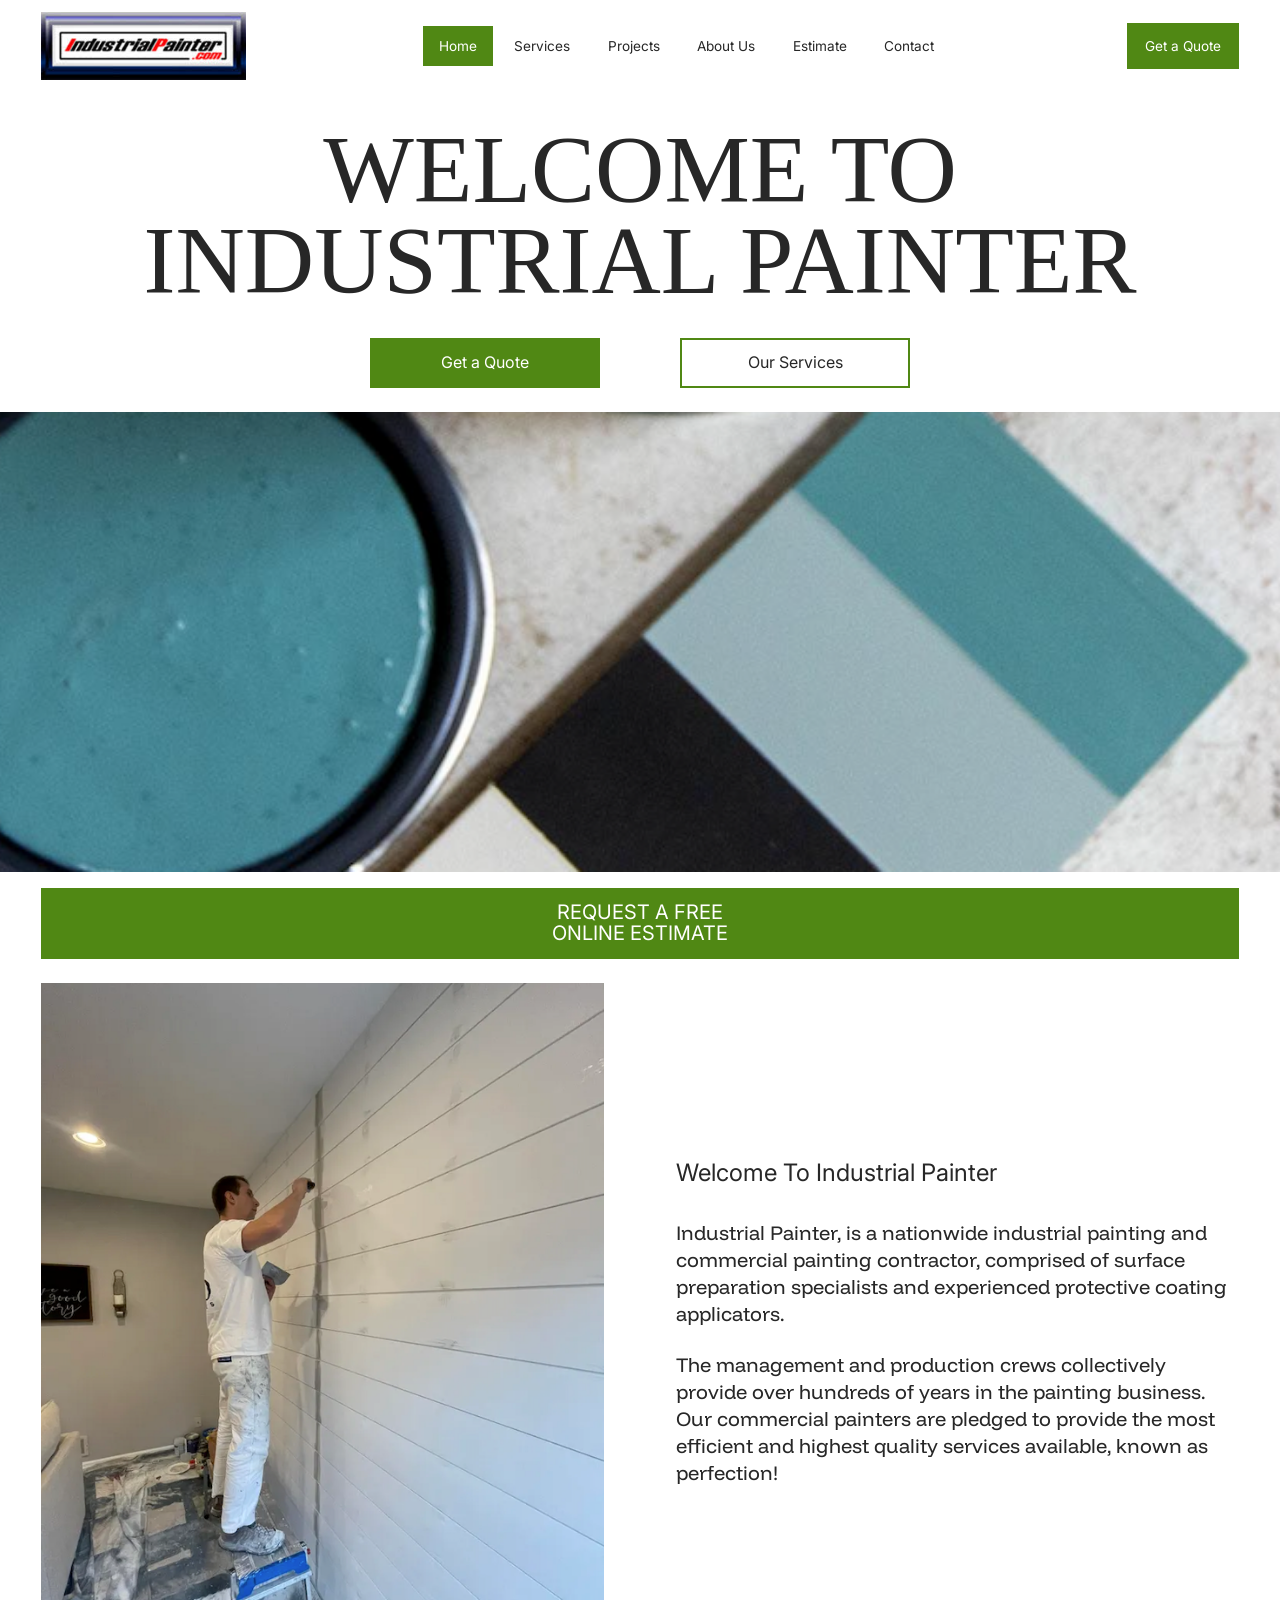
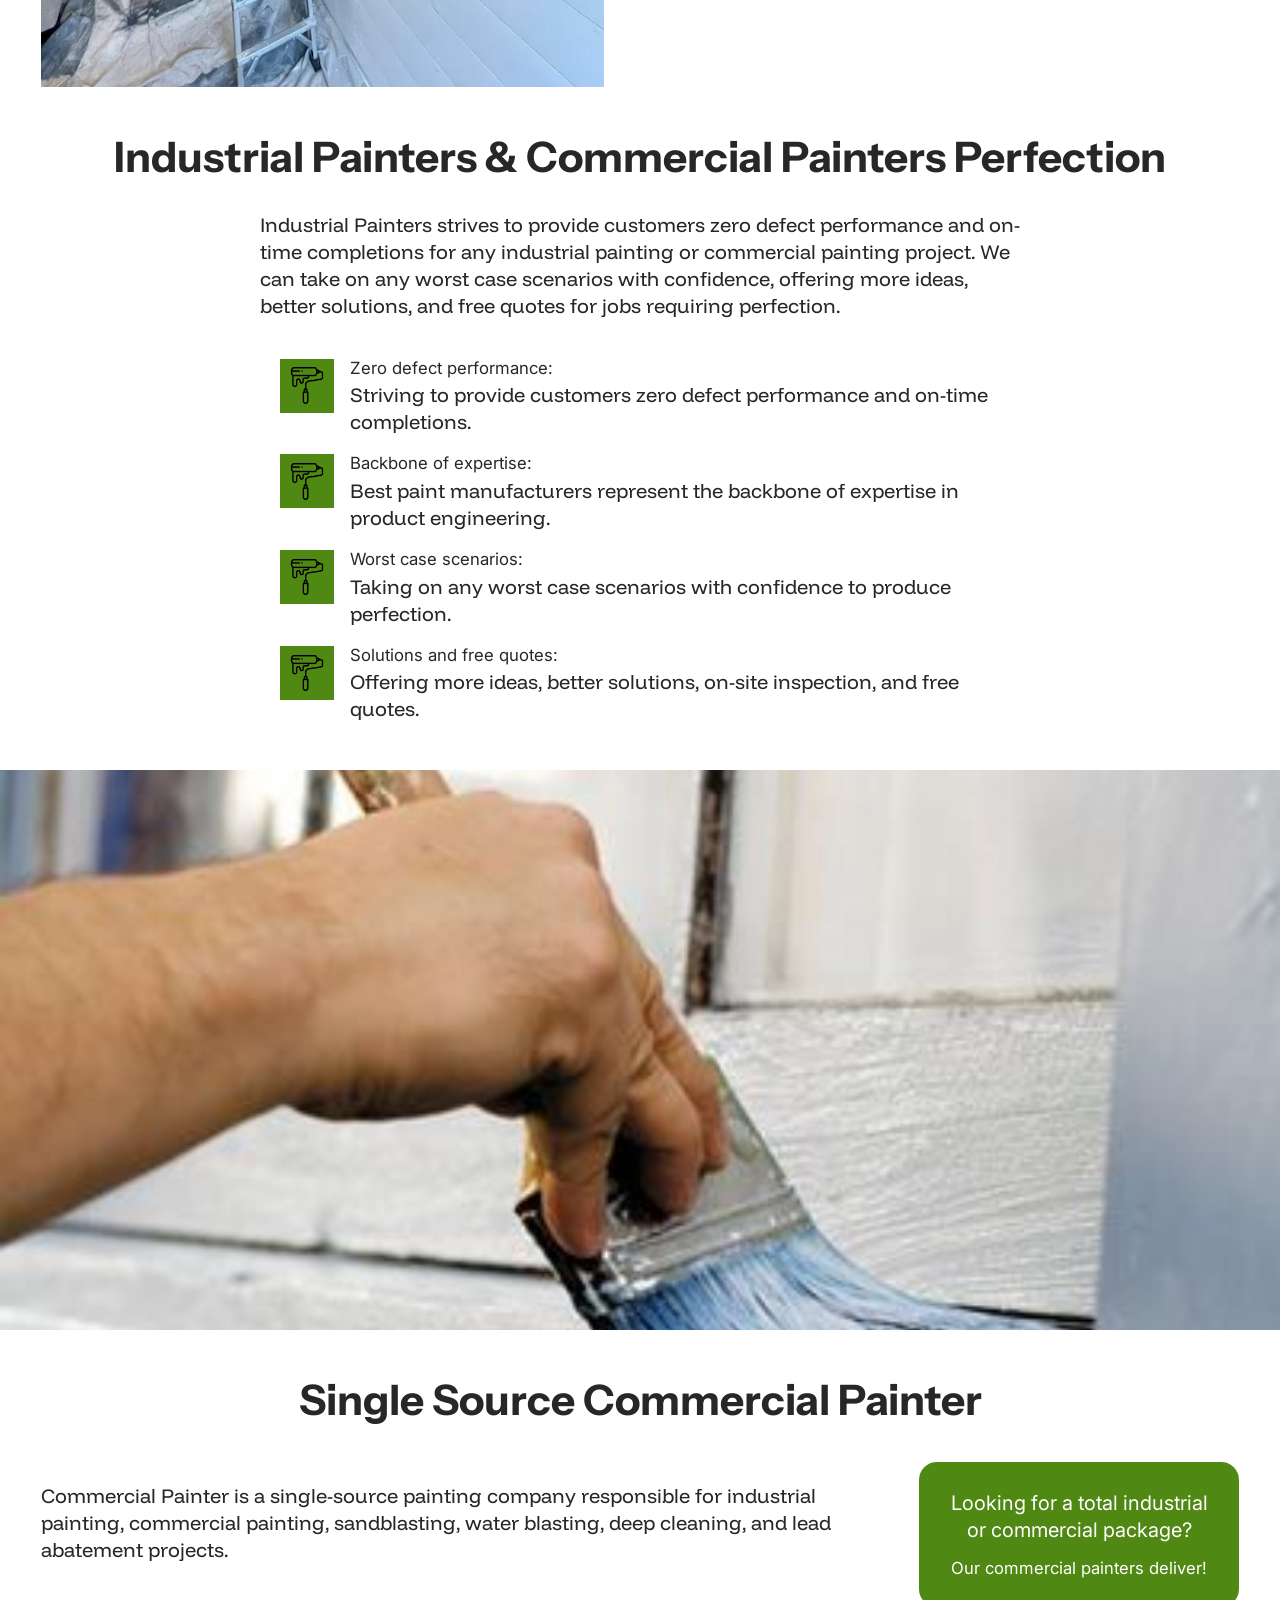
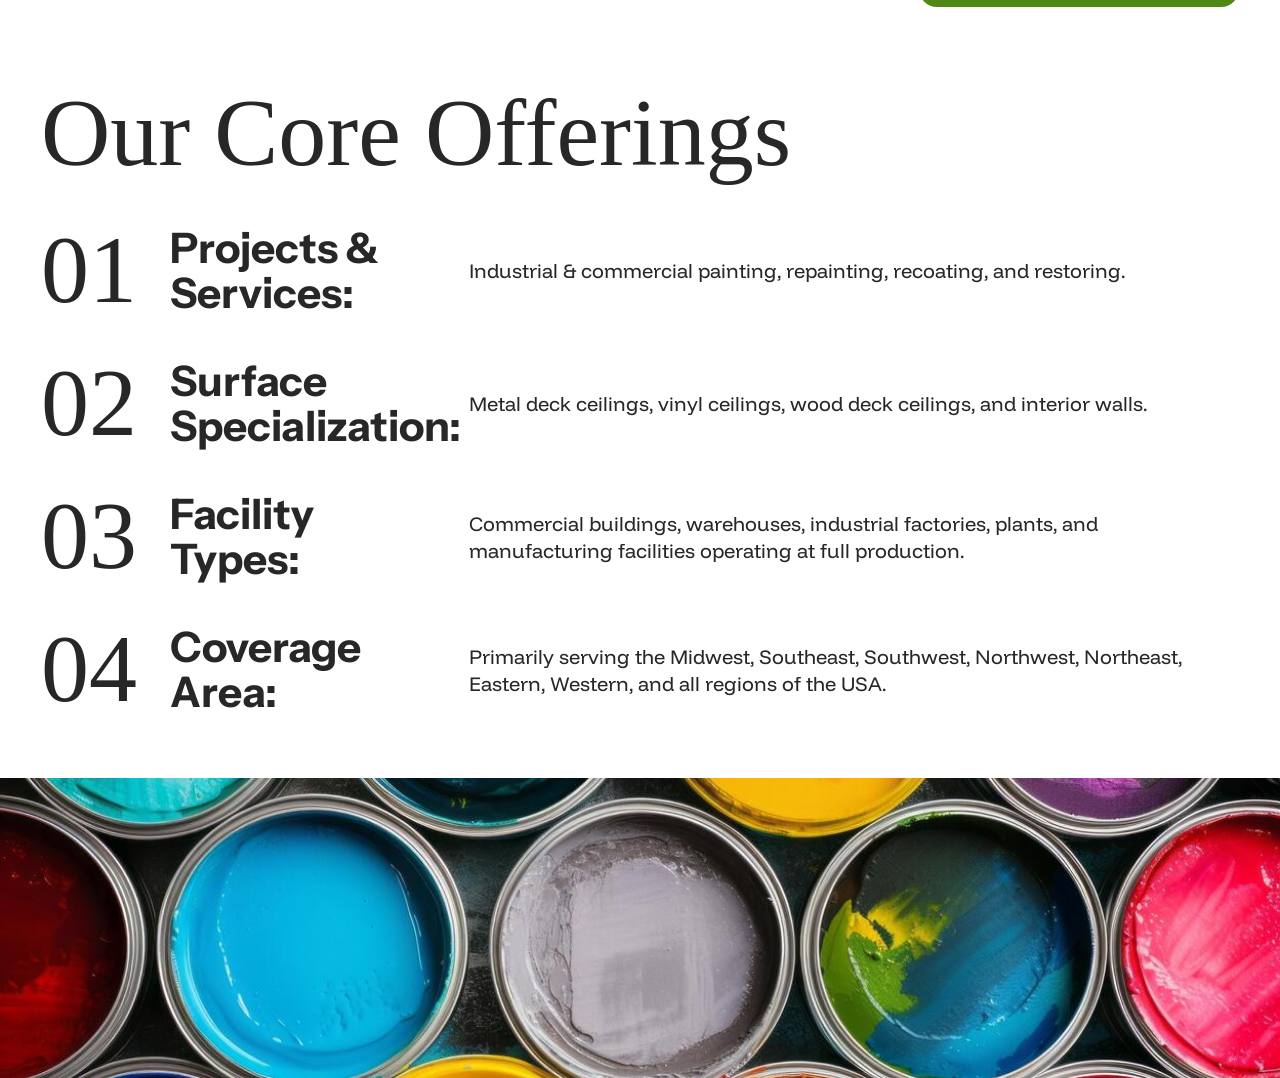
<file: index.html>
<!DOCTYPE html>
<html lang="en">
<head>
  <meta charset="UTF-8">
  <meta name="viewport" content="width=device-width, initial-scale=1.0">
  <title>Industrial Painter</title>

  <link rel="preconnect" href="https://fonts.googleapis.com">
  <link rel="preconnect" href="https://fonts.gstatic.com" crossorigin>
  <link href="https://fonts.googleapis.com/css2?family=Funnel+Display:wght@400&family=Inter:wght@400;700&family=Instrument+Sans:wght@700&family=Oregano+One&display=swap" rel="stylesheet">

  <link rel="stylesheet" href="styles.css">
</head>

<body>

  <header class="site-header">
    <div class="container header-inner">
      <a class="logo" href="index.html">
        <img src="images/imagen_logo.png" alt="Industrial Painter logo">
      </a>
      <nav class="main-nav" aria-label="Main navigation">
        <a class="nav-link active" href="index.html">Home</a>
        <a class="nav-link" href="services.html">Services</a>
        <a class="nav-link" href="projects.html">Projects</a>
        <a class="nav-link" href="about.html">About Us</a>
        <a class="nav-link" href="estimate.html">Estimate</a>
        <a class="nav-link" href="#">Contact</a>
      </nav>

      <a class="button button-small" href="estimate.html">Get a Quote</a>
    </div>
  </header>

  <main>

    <section class="hero">
      <div class="container hero-content">
        <h1>Welcome to<br>Industrial Painter</h1>

        <div class="hero-actions">
          <a class="button" href="estimate.html">Get a Quote</a>
          <a class="button button-outline" href="services.html">Our Services</a>
        </div>
      </div>

      <img class="hero-image" src="images/imagen_001.jpg" alt="Industrial painting surface detail">
    </section>

    <section class="estimate-strip container">
      <a href="#" class="estimate-strip-link">
        Request a Free<br>Online Estimate
      </a>
    </section>

    <section class="intro-section container">
      <div class="intro-image">
        <img src="images/imagen_002.jpg" alt="Painter working on an interior wall">
      </div>

      <div class="intro-copy">
        <h3>Welcome To Industrial Painter</h3>

        <p>
          Industrial Painter, is a nationwide industrial painting and commercial
          painting contractor, comprised of surface preparation specialists and
          experienced protective coating applicators.
        </p>

        <p>
          The management and production crews collectively provide over hundreds
          of years in the painting business. Our commercial painters are pledged
          to provide the most efficient and highest quality services available,
          known as perfection!
        </p>
      </div>
    </section>

    <section class="perfection-section container">
      <h2>Industrial Painters &amp; Commercial Painters Perfection</h2>

      <p class="section-intro">
        Industrial Painters strives to provide customers zero defect performance
        and on-time completions for any industrial painting or commercial
        painting project. We can take on any worst case scenarios with confidence,
        offering more ideas, better solutions, and free quotes for jobs requiring
        perfection.
      </p>

      <div class="benefits-list">
        <article class="benefit-item">
          <img src="images/imagen_icono01.png" alt="" aria-hidden="true">
          <div>
            <h3>Zero defect performance:</h3>
            <p>Striving to provide customers zero defect performance and on-time completions.</p>
          </div>
        </article>

        <article class="benefit-item">
          <img src="images/imagen_icono01.png" alt="" aria-hidden="true">
          <div>
            <h3>Backbone of expertise:</h3>
            <p>Best paint manufacturers represent the backbone of expertise in product engineering.</p>
          </div>
        </article>

        <article class="benefit-item">
          <img src="images/imagen_icono01.png" alt="" aria-hidden="true">
          <div>
            <h3>Worst case scenarios:</h3>
            <p>Taking on any worst case scenarios with confidence to produce perfection.</p>
          </div>
        </article>

        <article class="benefit-item">
          <img src="images/imagen_icono01.png" alt="" aria-hidden="true">
          <div>
            <h3>Solutions and free quotes:</h3>
            <p>Offering more ideas, better solutions, on-site inspection, and free quotes.</p>
          </div>
        </article>
      </div>
    </section>

    <section class="wide-image-section">
      <img src="images/imagen_003.jpg" alt="Paint brush applying white paint">
    </section>

    <section class="single-source container">
      <h2>Single Source Commercial Painter</h2>

      <div class="single-source-grid">
        <p>
          Commercial Painter is a single-source painting company responsible for
          industrial painting, commercial painting, sandblasting, water blasting,
          deep cleaning, and lead abatement projects.
        </p>

        <a class="package-card" href="#">
          <span>Looking for a total industrial<br>or commercial package?</span>
          <small>Our commercial painters deliver!</small>
        </a>
      </div>
    </section>

    <section class="core-section container">
      <h1 class="core-title">Our Core Offerings</h1>

      <div class="core-list">
        <article class="core-item">
          <div class="core-number">01</div>
          <h2>Projects &amp;<br>Services:</h2>
          <p>Industrial &amp; commercial painting, repainting, recoating, and restoring.</p>
        </article>

        <article class="core-item">
          <div class="core-number">02</div>
          <h2>Surface<br>Specialization:</h2>
          <p>Metal deck ceilings, vinyl ceilings, wood deck ceilings, and interior walls.</p>
        </article>

        <article class="core-item">
          <div class="core-number">03</div>
          <h2>Facility Types:</h2>
          <p>Commercial buildings, warehouses, industrial factories, plants, and manufacturing facilities operating at full production.</p>
        </article>

        <article class="core-item">
          <div class="core-number">04</div>
          <h2>Coverage Area:</h2>
          <p>Primarily serving the Midwest, Southeast, Southwest, Northwest, Northeast, Eastern, Western, and all regions of the USA.</p>
        </article>
      </div>
    </section>

    <section class="image-bar">
      <img src="images/imagen_004.jpg" alt="Industrial Painter project examples">
    </section>

  </main>

</body>
</html>
</file>
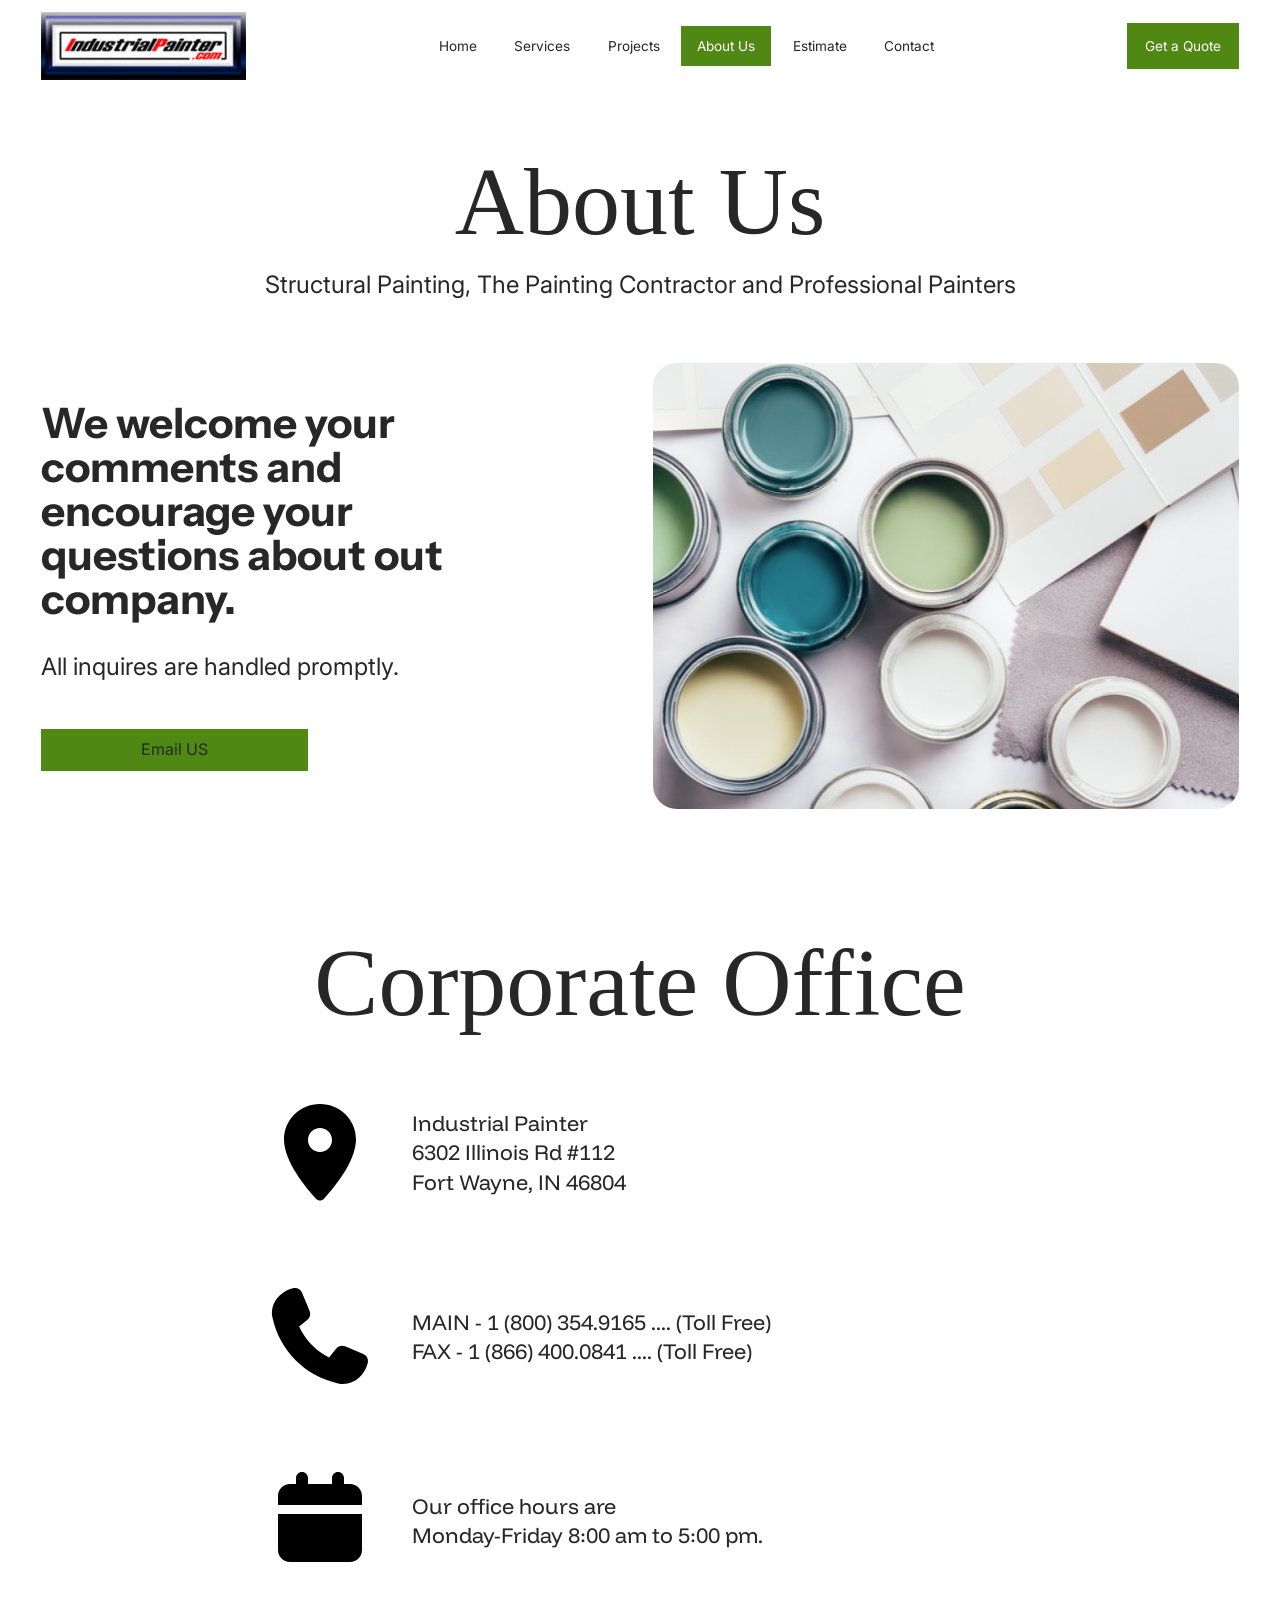
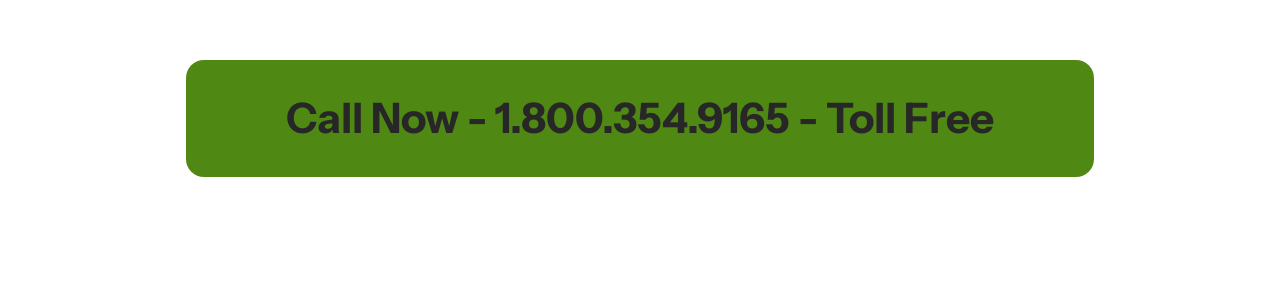
<file: about.html>
<!DOCTYPE html>
<html lang="en">
<head>
  <meta charset="UTF-8">
  <meta name="viewport" content="width=device-width, initial-scale=1.0">
  <title>About Us | Industrial Painter</title>

  <link rel="preconnect" href="https://fonts.googleapis.com">
  <link rel="preconnect" href="https://fonts.gstatic.com" crossorigin>
  <link href="https://fonts.googleapis.com/css2?family=Funnel+Display:wght@400&family=Inter:wght@400;700&family=Instrument+Sans:wght@700&family=Oregano+One&display=swap" rel="stylesheet">

  <link rel="stylesheet" href="styles.css">
</head>
<body>

  <!-- -------- HEADER / NAVEGACION -------- -->
  <header class="site-header">
    <div class="container header-inner">
      <a class="logo" href="index.html">
        <img src="images/imagen_logo.png" alt="Industrial Painter logo">
      </a>
      <nav class="main-nav" aria-label="Main navigation">
        <a class="nav-link" href="index.html">Home</a>
        <a class="nav-link" href="services.html">Services</a>
        <a class="nav-link" href="projects.html">Projects</a>
        <a class="nav-link active" href="about.html">About Us</a>
        <a class="nav-link" href="estimate.html">Estimate</a>
        <a class="nav-link" href="#">Contact</a>
      </nav>

      <a class="button button-small" href="estimate.html">Get a Quote</a>
    </div>
  </header>

  <main>

    <!-- -------- CONTENEDOR ABOUT 01 / TITULO -------- -->
    <section class="about-hero container">
      <h1>About Us</h1>
      <h3>Structural Painting, The Painting Contractor and Professional Painters</h3>
    </section>

    <!-- -------- CONTENEDOR ABOUT 02 / INTRO -------- -->
    <section class="about-intro container">
      <div class="about-intro-copy">
        <h2>
          We welcome your comments and encourage your questions about out company.
        </h2>

        <h3>All inquires are handled promptly.</h3>

        <a class="email-button" href="mailto:info@industrialpainter.com">Email US</a>
      </div>

      <div class="about-intro-image">
        <img src="images/imagen_041.jpg" alt="Paint cans and color samples">
      </div>
    </section>

    <!-- -------- CONTENEDOR ABOUT 03 / CORPORATE OFFICE -------- -->
    <section class="corporate-office container">
      <h1>Corporate Office</h1>

      <!-- -------- OFICINA / UBICACION -------- -->
      <div class="office-row">
        <img class="office-icon" src="images/icono_041.svg" alt="Location icon">
        <div class="office-copy">
          <p>
            Industrial Painter<br>
            6302 Illinois Rd #112<br>
            Fort Wayne, IN 46804
          </p>
        </div>
      </div>

      <!-- -------- TELEFONO -------- -->
      <div class="office-row">
        <img class="office-icon" src="images/icono_042.svg" alt="Phone icon">
        <div class="office-copy">
          <p>
            MAIN - 1 (800) 354.9165 .... (Toll Free)<br>
            FAX - 1 (866) 400.0841 .... (Toll Free)
          </p>
        </div>
      </div>

      <!-- -------- HORARIO -------- -->
      <div class="office-row">
        <img class="office-icon" src="images/icono_043.svg" alt="Calendar icon">
        <div class="office-copy">
          <p>
            Our office hours are<br>
            Monday-Friday 8:00 am to 5:00 pm.
          </p>
        </div>
      </div>

      <!-- -------- BOTON CALL NOW -------- -->
      <div class="call-now-wrapper">
        <a class="call-now-button" href="tel:18003549165">
          Call Now - 1.800.354.9165 - Toll Free
        </a>
      </div>
    </section>

  </main>
</body>
</html>
</file>
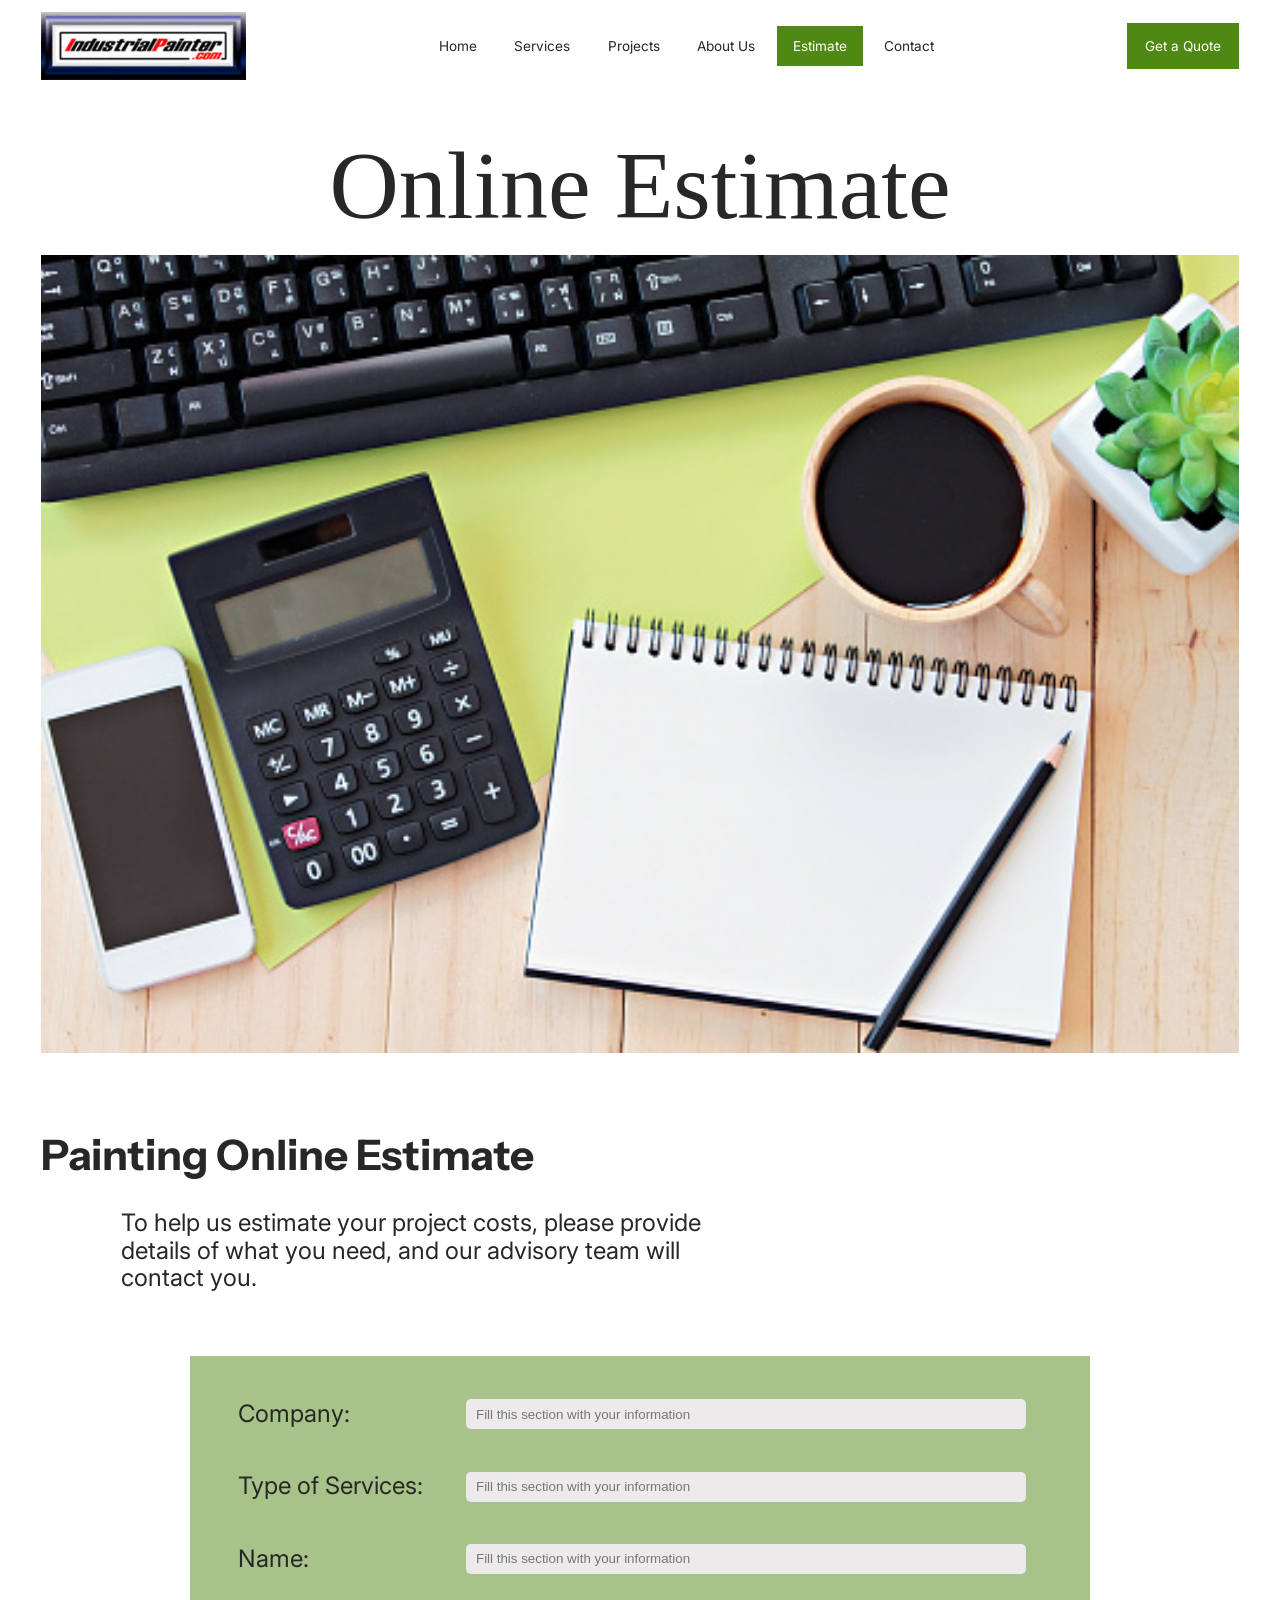
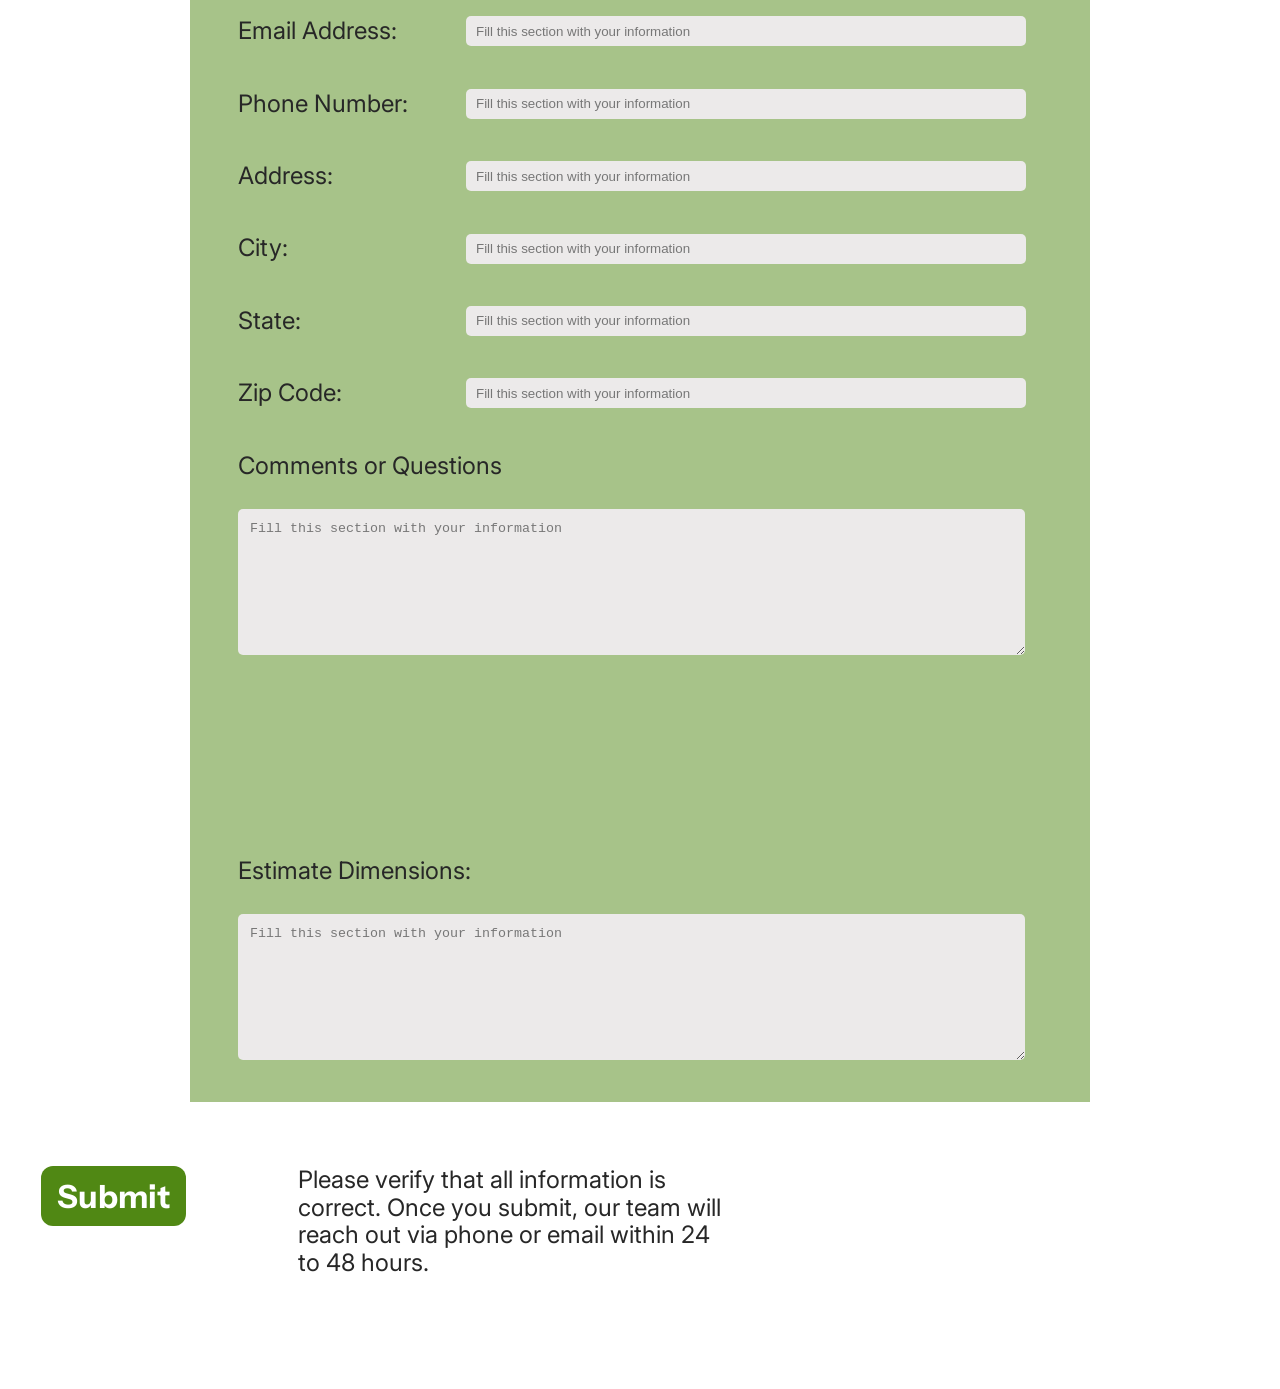
<file: estimate.html>
<!DOCTYPE html>
<html lang="en">
<head>
  <meta charset="UTF-8">
  <meta name="viewport" content="width=device-width, initial-scale=1.0">
  <title>Online Estimate | Industrial Painter</title>

  <link rel="preconnect" href="https://fonts.googleapis.com">
  <link rel="preconnect" href="https://fonts.gstatic.com" crossorigin>
  <link href="https://fonts.googleapis.com/css2?family=Funnel+Display:wght@400&family=Inter:wght@400;700&family=Instrument+Sans:wght@700&family=Oregano+One&display=swap" rel="stylesheet">

  <link rel="stylesheet" href="styles.css">
</head>

<body>

  <!-- -------- HEADER / NAVEGACION -------- -->
  <header class="site-header">
    <div class="container header-inner">

      <a class="logo" href="index.html">
        <img src="images/imagen_logo.png" alt="Industrial Painter logo">
      </a>
      <nav class="main-nav" aria-label="Main navigation">
        <a class="nav-link" href="index.html">Home</a>
        <a class="nav-link" href="services.html">Services</a>
        <a class="nav-link" href="projects.html">Projects</a>
        <a class="nav-link" href="about.html">About Us</a>
        <a class="nav-link active" href="estimate.html">Estimate</a>
        <a class="nav-link" href="#">Contact</a>
      </nav>

      <a class="button button-small" href="estimate.html">Get a Quote</a>

    </div>
  </header>


  <main>

    <!-- -------- CONTENEDOR ESTIMATE 01 / TITULO -------- -->
    <section class="estimate-hero container">
      <h1>Online Estimate</h1>

      <img
        src="images/imagen_051.jpg"
        alt="Desk with calculator, notebook and coffee">
    </section>


    <!-- -------- CONTENEDOR ESTIMATE 02 / INTRO -------- -->
    <section class="estimate-intro container">
      <h2>Painting Online Estimate</h2>

      <h3>
        To help us estimate your project costs, please provide details of what you need,
        and our advisory team will contact you.
      </h3>
    </section>


    <!-- -------- CONTENEDOR ESTIMATE 03 / FORMULARIO -------- -->
    <section class="estimate-form-section container">

      <form id="estimate-form" class="estimate-form" action="#" method="post">

        <!-- -------- CAMPO 01 -------- -->
        <div class="form-row">
          <label for="company">Company:</label>
          <input id="company" name="company" type="text" placeholder="Fill this section with your information">
        </div>

        <!-- -------- CAMPO 02 -------- -->
        <div class="form-row">
          <label for="services">Type of Services:</label>
          <input id="services" name="services" type="text" placeholder="Fill this section with your information">
        </div>

        <!-- -------- CAMPO 03 -------- -->
        <div class="form-row">
          <label for="name">Name:</label>
          <input id="name" name="name" type="text" placeholder="Fill this section with your information">
        </div>

        <!-- -------- CAMPO 04 -------- -->
        <div class="form-row">
          <label for="email">Email Address:</label>
          <input id="email" name="email" type="email" placeholder="Fill this section with your information">
        </div>

        <!-- -------- CAMPO 05 -------- -->
        <div class="form-row">
          <label for="phone">Phone Number:</label>
          <input id="phone" name="phone" type="tel" placeholder="Fill this section with your information">
        </div>

        <!-- -------- CAMPO 06 -------- -->
        <div class="form-row">
          <label for="address">Address:</label>
          <input id="address" name="address" type="text" placeholder="Fill this section with your information">
        </div>

        <!-- -------- CAMPO 07 -------- -->
        <div class="form-row">
          <label for="city">City:</label>
          <input id="city" name="city" type="text" placeholder="Fill this section with your information">
        </div>

        <!-- -------- CAMPO 08 -------- -->
        <div class="form-row">
          <label for="state">State:</label>
          <input id="state" name="state" type="text" placeholder="Fill this section with your information">
        </div>

        <!-- -------- CAMPO 09 -------- -->
        <div class="form-row">
          <label for="zip">Zip Code:</label>
          <input id="zip" name="zip" type="text" placeholder="Fill this section with your information">
        </div>

        <!-- -------- CAMPO 10 / COMMENTS -------- -->
        <div class="form-large-field">
          <label for="comments">Comments or Questions</label>
          <textarea id="comments" name="comments" placeholder="Fill this section with your information"></textarea>
        </div>

        <!-- -------- CAMPO 11 / DIMENSIONS -------- -->
        <div class="form-large-field estimate-dimensions">
          <label for="dimensions">Estimate Dimensions:</label>
          <textarea id="dimensions" name="dimensions" placeholder="Fill this section with your information"></textarea>
        </div>

      </form>
    </section>


    <!-- -------- CONTENEDOR ESTIMATE 04 / SUBMIT -------- -->
    <section class="estimate-submit container">
      <button class="submit-button" type="submit" form="estimate-form">Submit</button>

      <h3>
        Please verify that all information is correct. Once you submit,
        our team will reach out via phone or email within 24 to 48 hours.
      </h3>
    </section>

  </main>

</body>
</html>
</file>
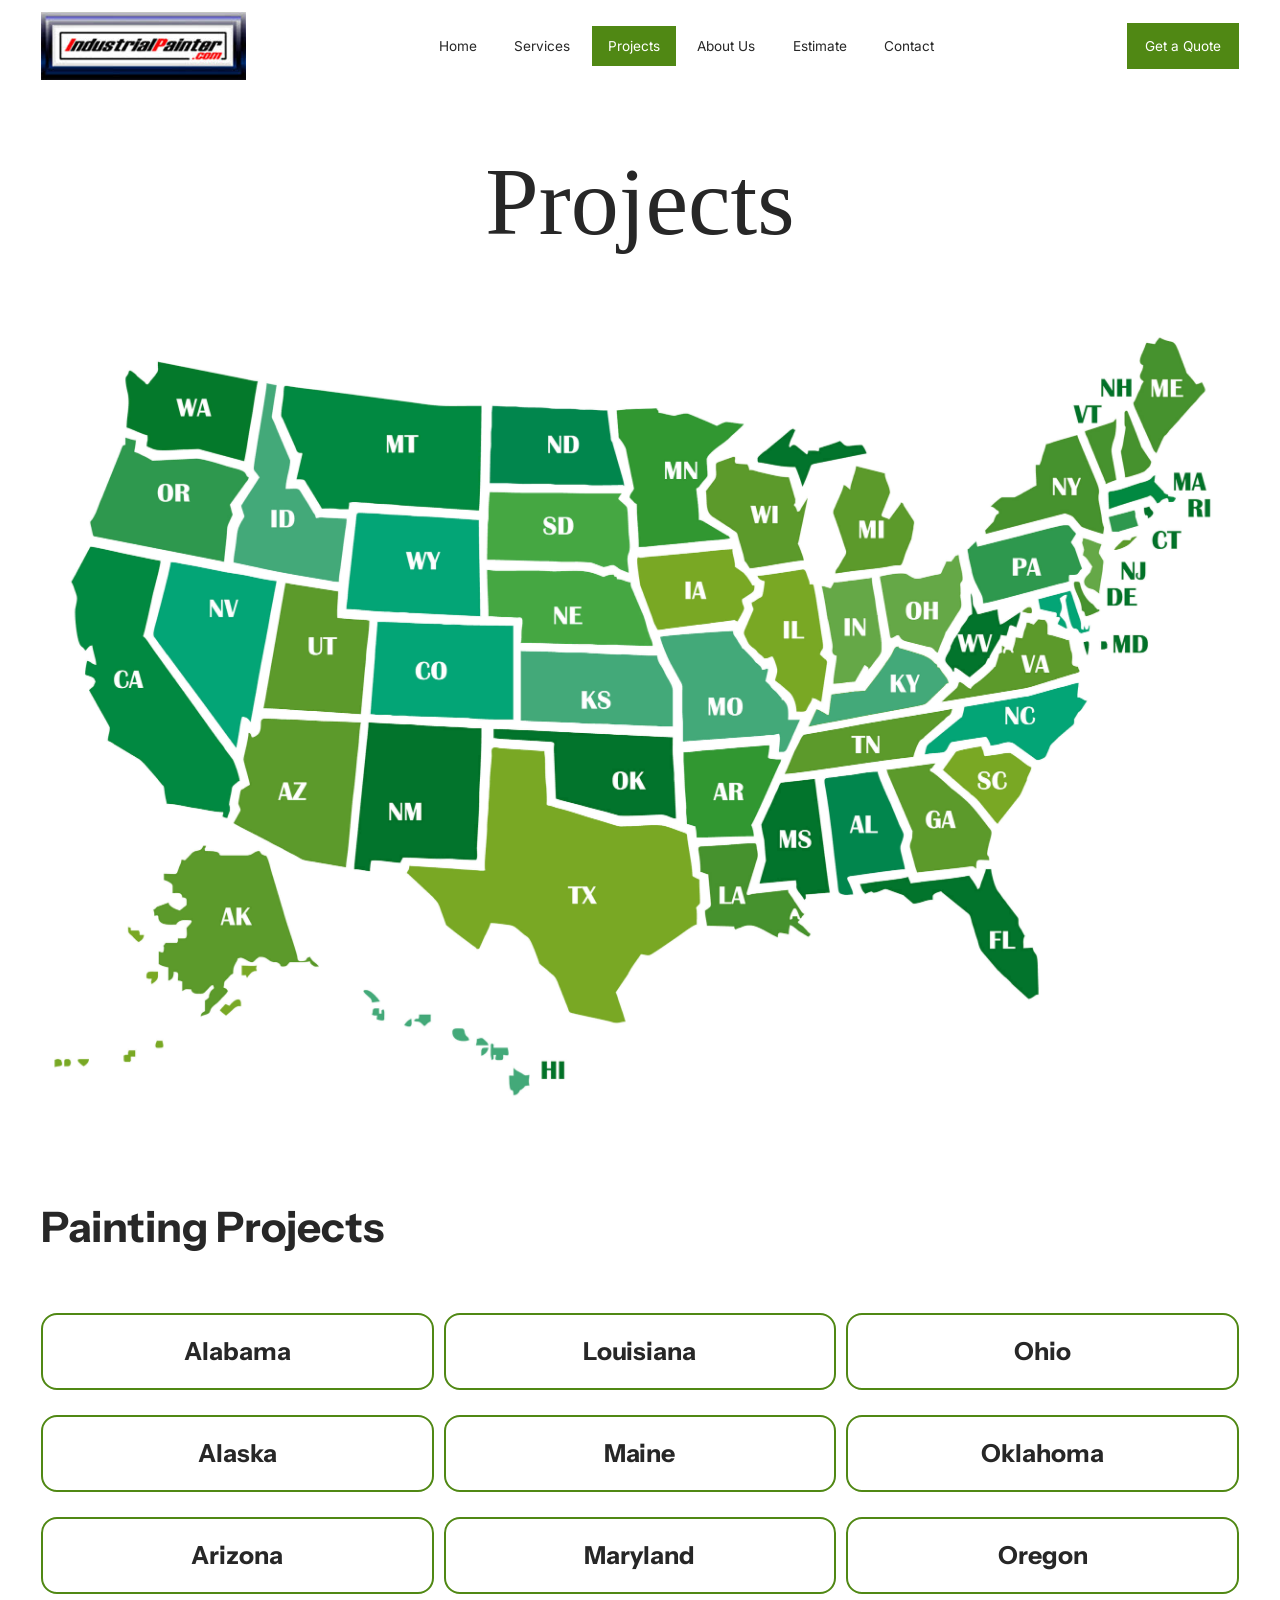
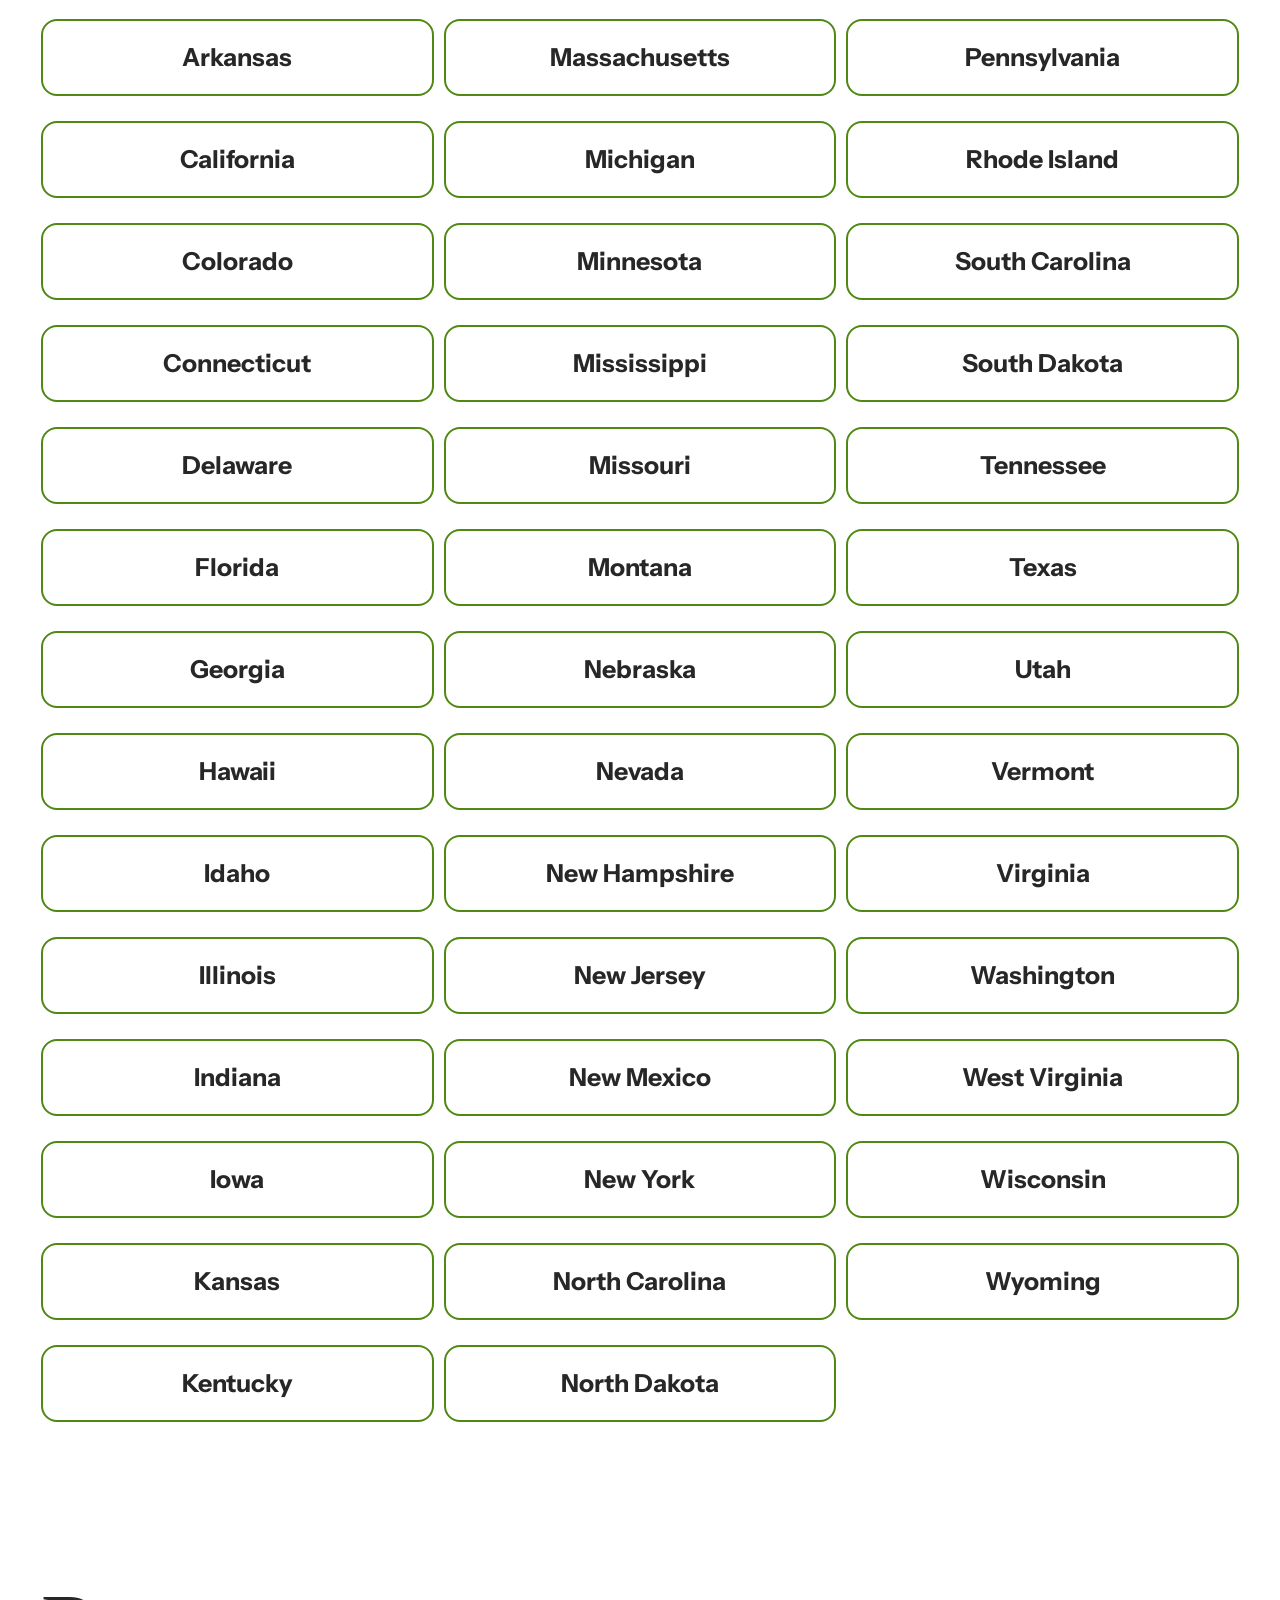
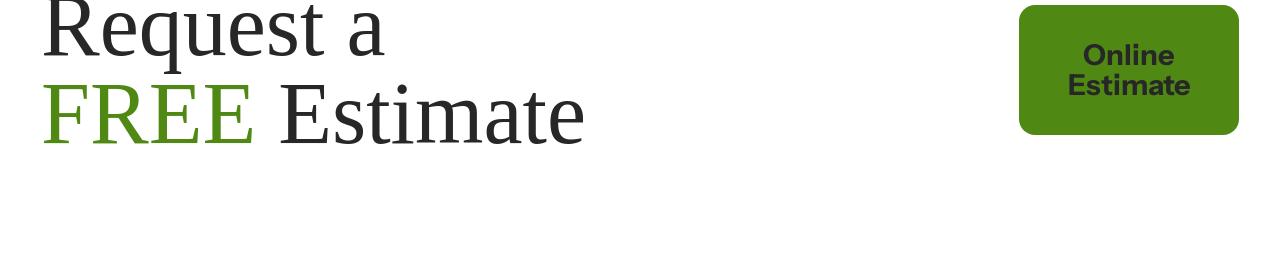
<file: projects.html>
<!DOCTYPE html>
<html lang="en">
<head>
  <meta charset="UTF-8">
  <meta name="viewport" content="width=device-width, initial-scale=1.0">
  <title>Projects | Industrial Painter</title>

  <link rel="preconnect" href="https://fonts.googleapis.com">
  <link rel="preconnect" href="https://fonts.gstatic.com" crossorigin>
  <link href="https://fonts.googleapis.com/css2?family=Funnel+Display:wght@400&family=Inter:wght@400;700&family=Instrument+Sans:wght@700&family=Oregano+One&display=swap" rel="stylesheet">

  <link rel="stylesheet" href="styles.css">
</head>

<body>

  <!-- -------- HEADER / NAVEGACION -------- -->
  <header class="site-header">
    <div class="container header-inner">

      <a class="logo" href="index.html">
        <img src="images/imagen_logo.png" alt="Industrial Painter logo">
      </a>
      <nav class="main-nav" aria-label="Main navigation">
        <a class="nav-link" href="index.html">Home</a>
        <a class="nav-link" href="services.html">Services</a>
        <a class="nav-link active" href="projects.html">Projects</a>
        <a class="nav-link" href="about.html">About Us</a>
        <a class="nav-link" href="estimate.html">Estimate</a>
        <a class="nav-link" href="#">Contact</a>
      </nav>

      <a class="button button-small" href="estimate.html">Get a Quote</a>

    </div>
  </header>


  <main>

    <!-- -------- CONTENEDOR 01 / TITULO PROJECTS -------- -->
    <section class="projects-hero container">
      <h1>Projects</h1>
    </section>


    <!-- -------- CONTENEDOR 02 / MAPA -------- -->
    <section class="projects-map container">
      <img
        src="images/imagen_021.jpg"
        alt="Map of the United States showing Industrial Painter project coverage">
    </section>


    <!-- -------- CONTENEDOR 03 / ESTADOS -------- -->
    <section class="projects-states container">

      <h2>Painting Projects</h2>

      <div class="states-grid">
        <a class="state-button" href="#">Alabama</a>
        <a class="state-button" href="#">Louisiana</a>
        <a class="state-button" href="#">Ohio</a>

        <a class="state-button" href="#">Alaska</a>
        <a class="state-button" href="#">Maine</a>
        <a class="state-button" href="#">Oklahoma</a>

        <a class="state-button" href="#">Arizona</a>
        <a class="state-button" href="#">Maryland</a>
        <a class="state-button" href="#">Oregon</a>

        <a class="state-button" href="#">Arkansas</a>
        <a class="state-button" href="#">Massachusetts</a>
        <a class="state-button" href="#">Pennsylvania</a>

        <a class="state-button" href="#">California</a>
        <a class="state-button" href="#">Michigan</a>
        <a class="state-button" href="#">Rhode Island</a>

        <a class="state-button" href="#">Colorado</a>
        <a class="state-button" href="#">Minnesota</a>
        <a class="state-button" href="#">South Carolina</a>

        <a class="state-button" href="#">Connecticut</a>
        <a class="state-button" href="#">Mississippi</a>
        <a class="state-button" href="#">South Dakota</a>

        <a class="state-button" href="#">Delaware</a>
        <a class="state-button" href="#">Missouri</a>
        <a class="state-button" href="#">Tennessee</a>

        <a class="state-button" href="#">Florida</a>
        <a class="state-button" href="#">Montana</a>
        <a class="state-button" href="#">Texas</a>

        <a class="state-button" href="#">Georgia</a>
        <a class="state-button" href="#">Nebraska</a>
        <a class="state-button" href="#">Utah</a>

        <a class="state-button" href="#">Hawaii</a>
        <a class="state-button" href="#">Nevada</a>
        <a class="state-button" href="#">Vermont</a>

        <a class="state-button" href="#">Idaho</a>
        <a class="state-button" href="#">New Hampshire</a>
        <a class="state-button" href="#">Virginia</a>

        <a class="state-button" href="#">Illinois</a>
        <a class="state-button" href="#">New Jersey</a>
        <a class="state-button" href="#">Washington</a>

        <a class="state-button" href="#">Indiana</a>
        <a class="state-button" href="#">New Mexico</a>
        <a class="state-button" href="#">West Virginia</a>

        <a class="state-button" href="#">Iowa</a>
        <a class="state-button" href="#">New York</a>
        <a class="state-button" href="#">Wisconsin</a>

        <a class="state-button" href="#">Kansas</a>
        <a class="state-button" href="#">North Carolina</a>
        <a class="state-button" href="#">Wyoming</a>

        <a class="state-button" href="#">Kentucky</a>
        <a class="state-button" href="#">North Dakota</a>
      </div>

    </section>


    <!-- -------- CONTENEDOR 04 / FREE ESTIMATE -------- -->
    <section class="projects-estimate container">

      <div class="projects-estimate-copy">
        <h1>
          Request a<br>
          <span>FREE</span> Estimate
        </h1>
      </div>

      <a class="online-estimate-button" href="#">
        Online<br>Estimate
      </a>

    </section>

  </main>

</body>
</html>
</file>
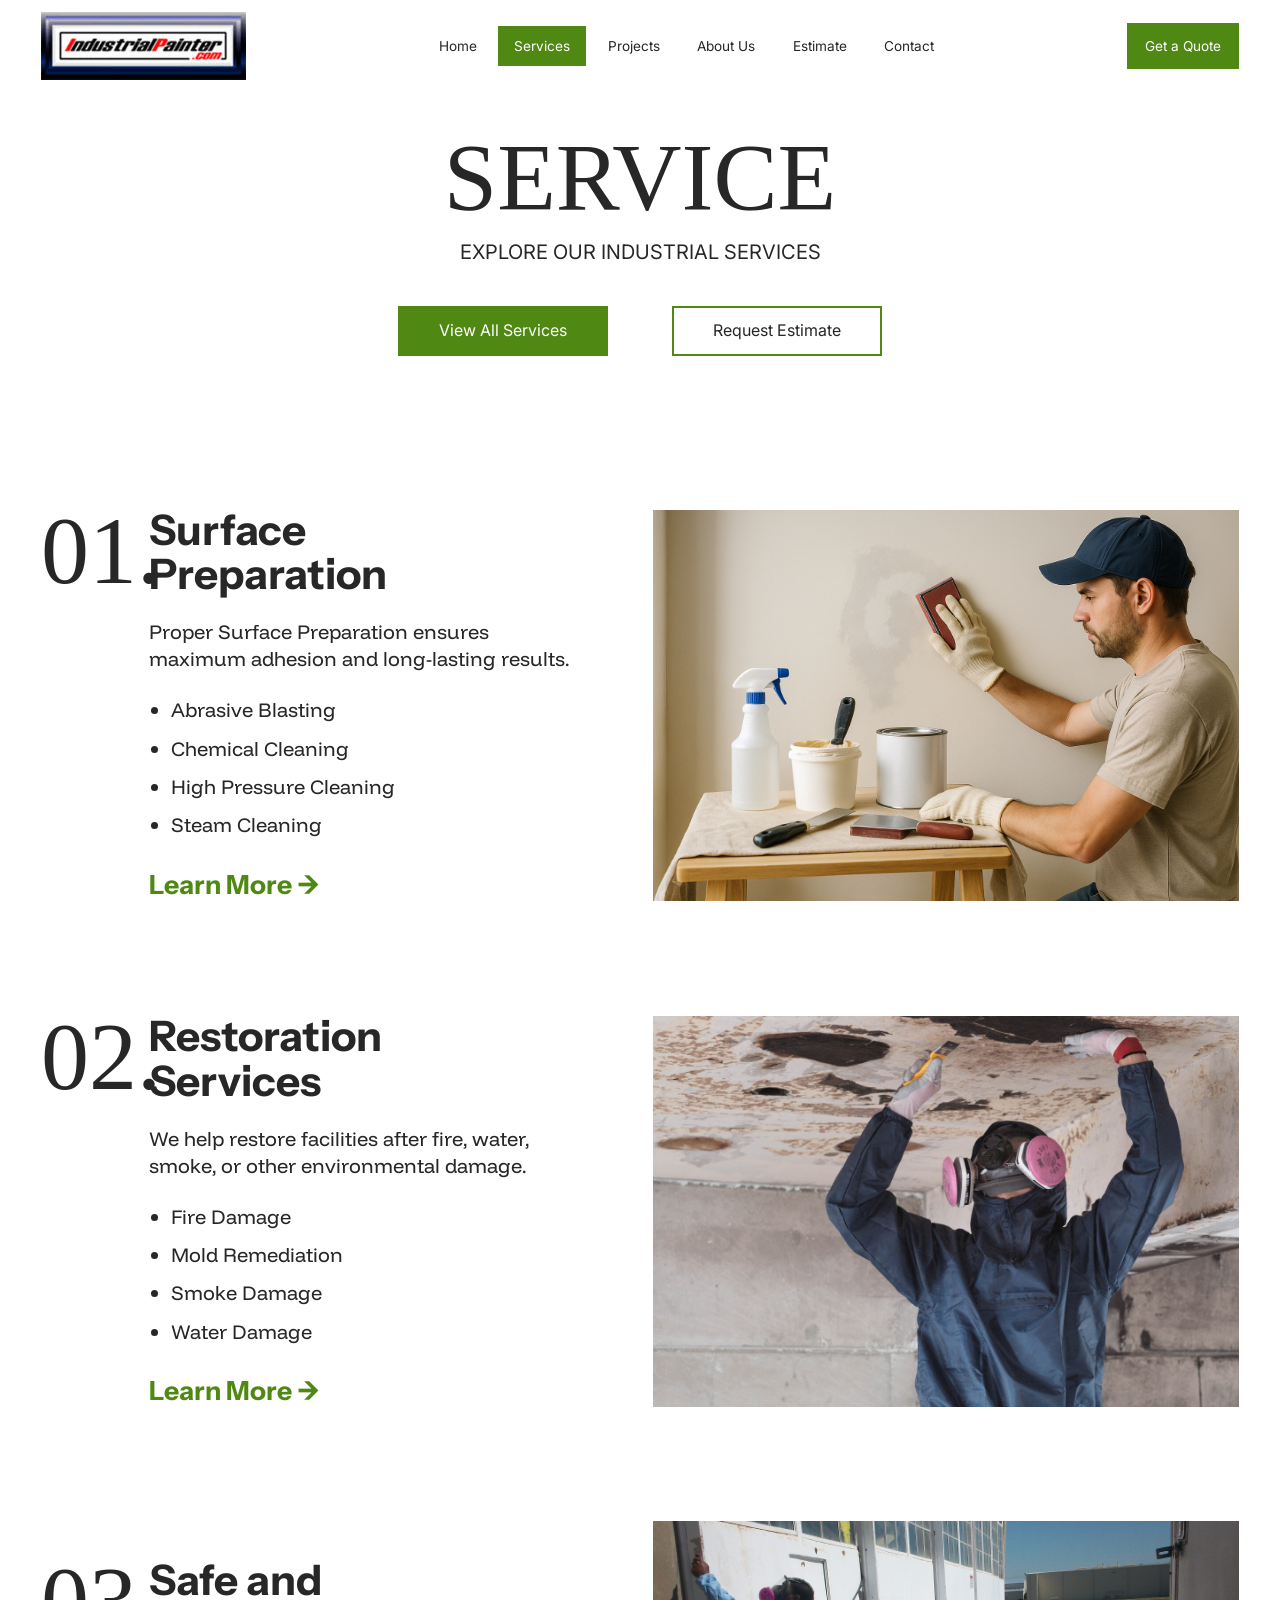
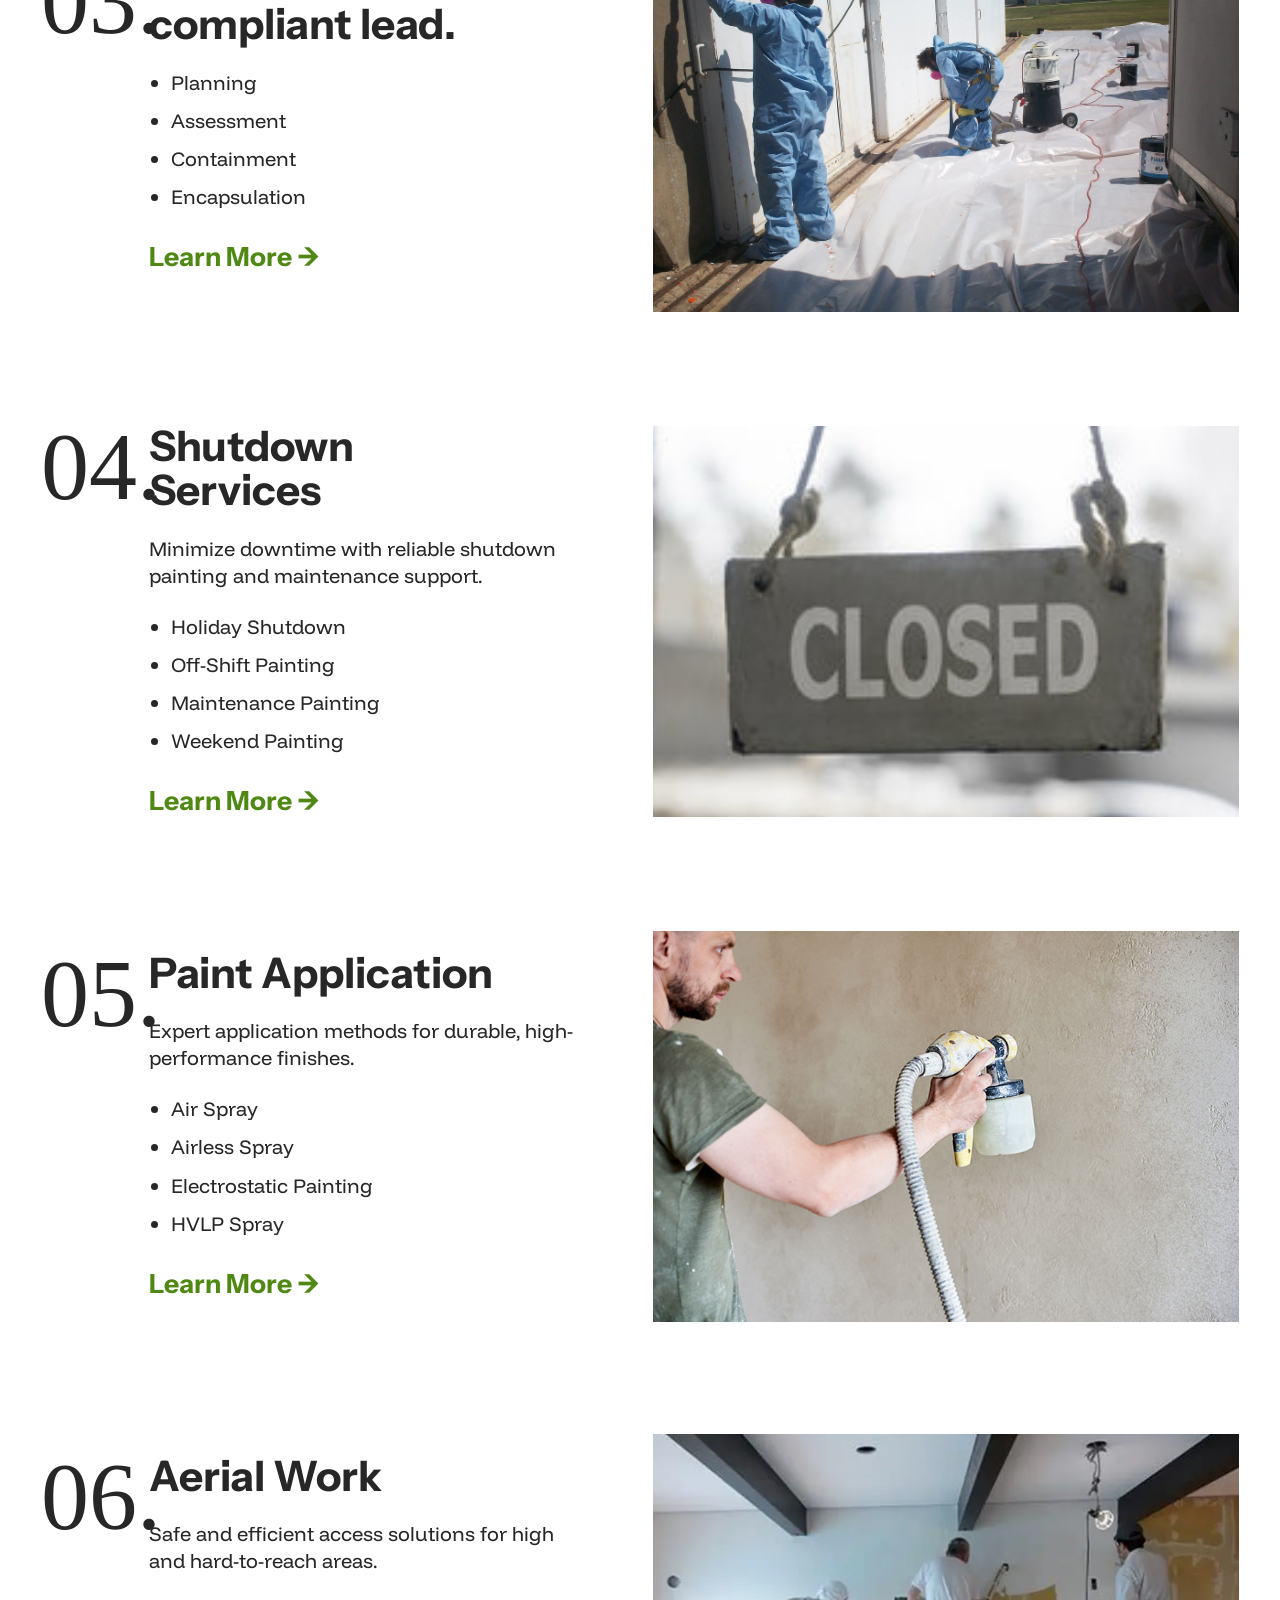
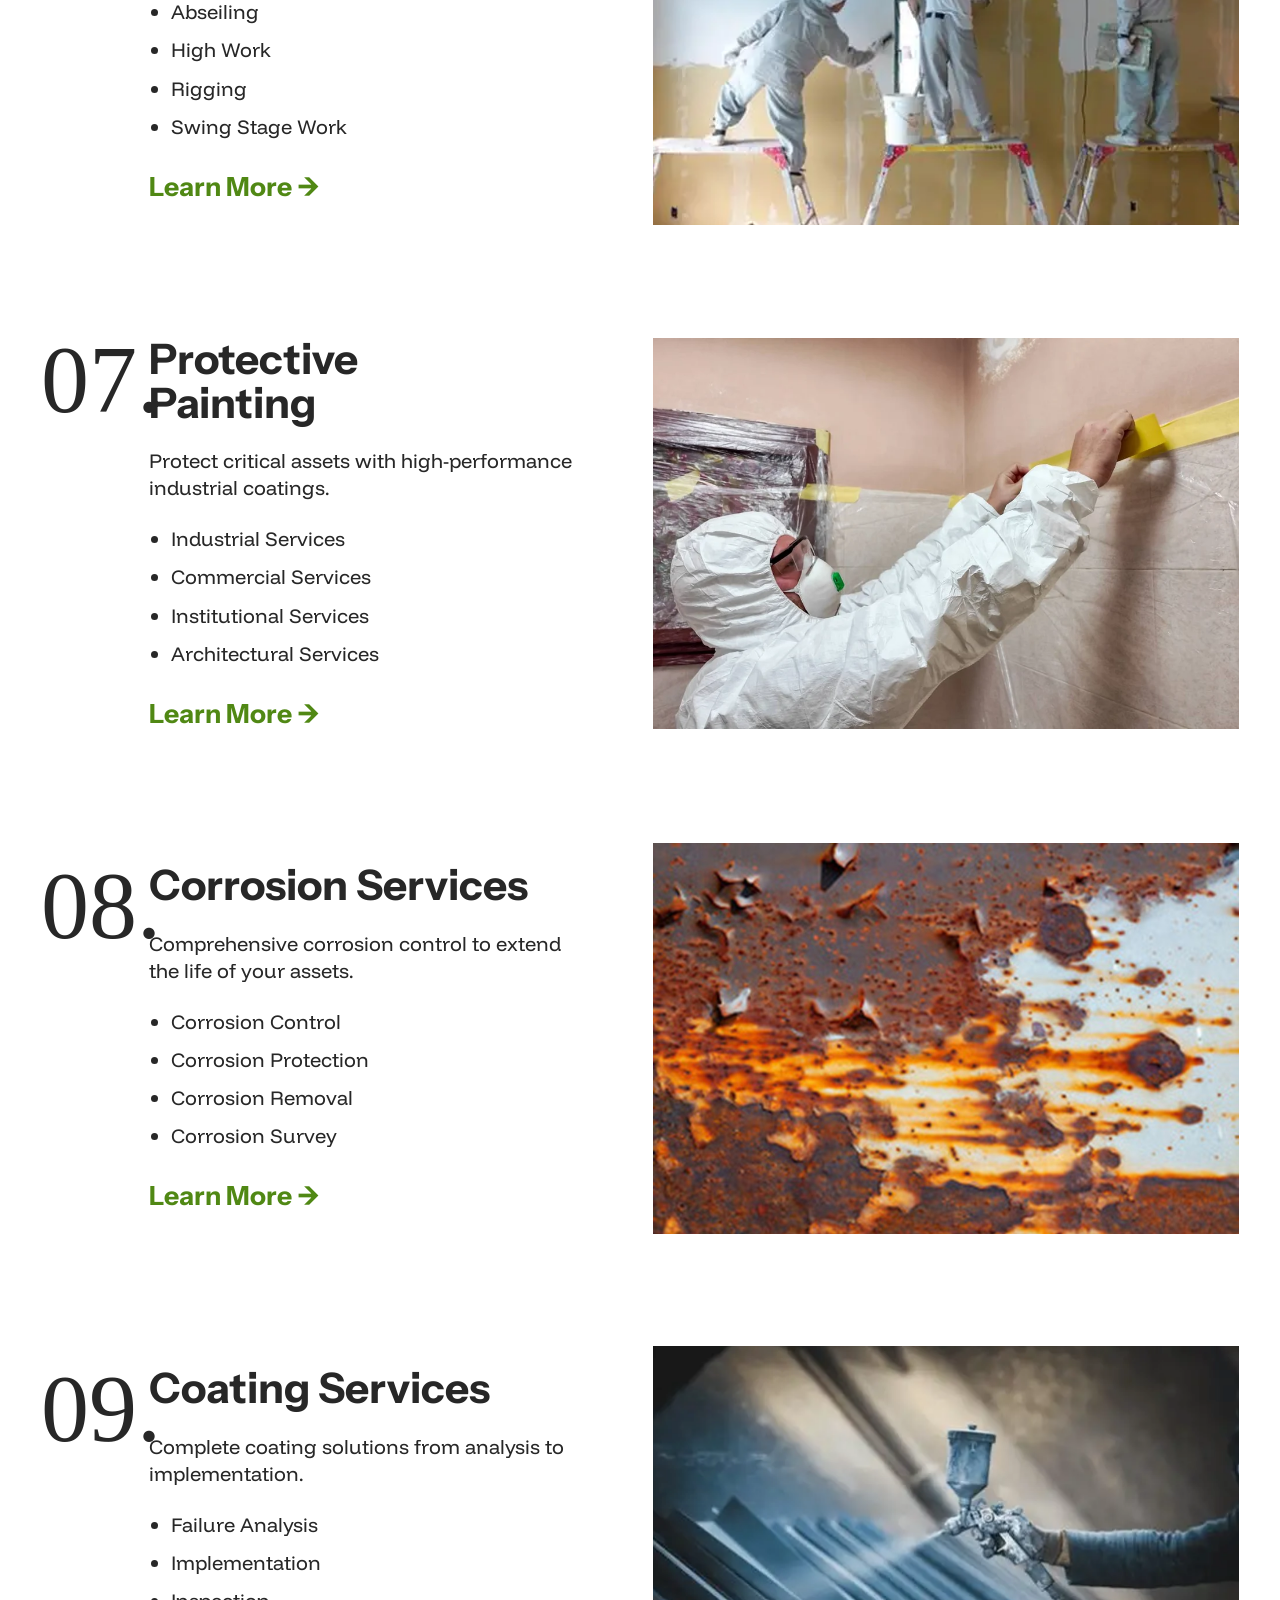
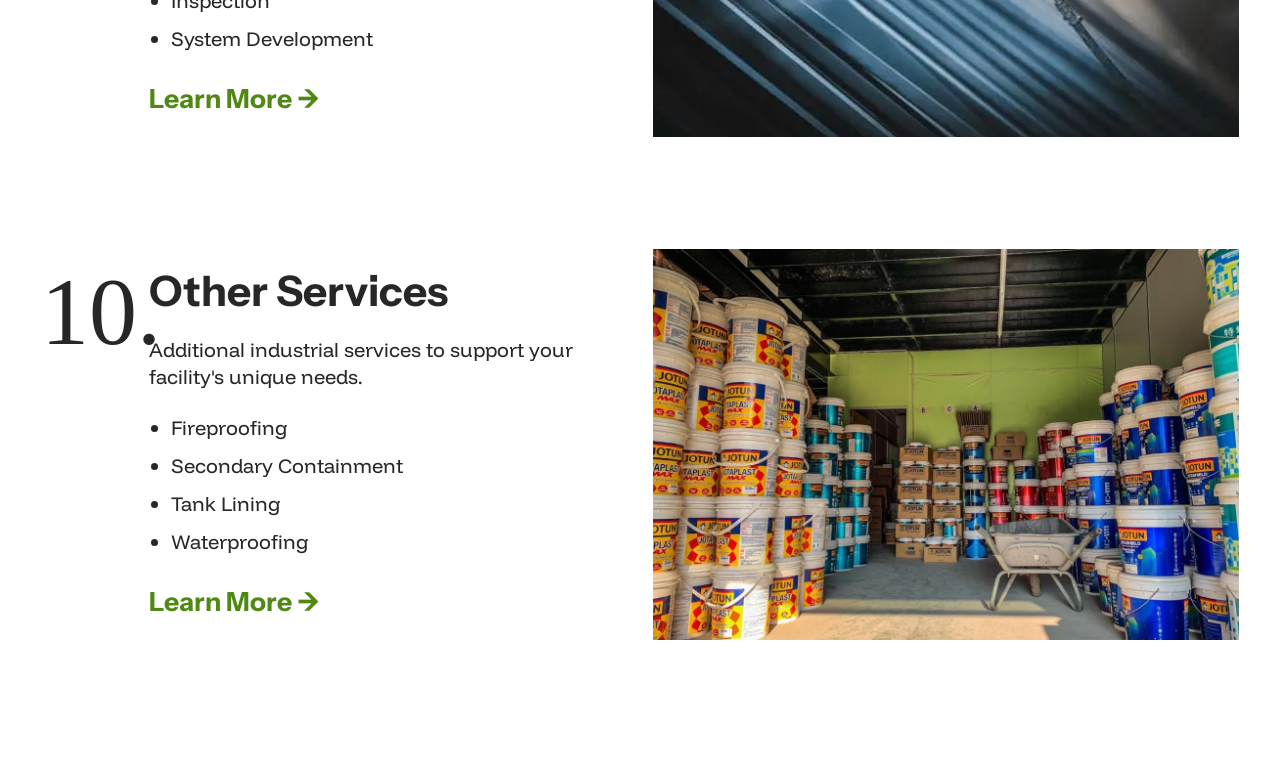
<file: services.html>
<!DOCTYPE html>
<html lang="en">
<head>
  <meta charset="UTF-8">
  <meta name="viewport" content="width=device-width, initial-scale=1.0">
  <title>Services | Industrial Painter</title>

  <link rel="preconnect" href="https://fonts.googleapis.com">
  <link rel="preconnect" href="https://fonts.gstatic.com" crossorigin>
  <link href="https://fonts.googleapis.com/css2?family=Funnel+Display:wght@400&family=Inter:wght@400;700&family=Instrument+Sans:wght@700&family=Oregano+One&display=swap" rel="stylesheet">

  <link rel="stylesheet" href="styles.css">
</head>

<body>

  <!-- -------- HEADER / NAVEGACION -------- -->
  <header class="site-header">
    <div class="container header-inner">

      <a class="logo" href="index.html">
        <img src="images/imagen_logo.png" alt="Industrial Painter logo">
      </a>
      <nav class="main-nav" aria-label="Main navigation">
        <a class="nav-link" href="index.html">Home</a>
        <a class="nav-link active" href="services.html">Services</a>
        <a class="nav-link" href="projects.html">Projects</a>
        <a class="nav-link" href="about.html">About Us</a>
        <a class="nav-link" href="estimate.html">Estimate</a>
        <a class="nav-link" href="#">Contact</a>
      </nav>

      <a class="button button-small" href="estimate.html">Get a Quote</a>

    </div>
  </header>


  <main>

    <!-- -------- CONTENEDOR 01 / INTRO SERVICES -------- -->
    <section class="services-hero container">
      <h1>Service</h1>

      <p class="services-eyebrow">
        Explore Our Industrial Services
      </p>

      <div class="services-hero-actions">
        <a class="button" href="#services-list">View All Services</a>
        <a class="button button-outline" href="#">Request Estimate</a>
      </div>
    </section>


    <!-- -------- CONTENEDOR 02 / LISTA DE SERVICIOS -------- -->
    <section id="services-list" class="services-list container">

      <!-- -------- SERVICIO 01 -------- -->
      <article class="service-row">
        <div class="service-copy">
          <div class="service-number">01.</div>

          <div class="service-text">
            <h2>Surface<br>Preparation</h2>

            <p>
              Proper Surface Preparation ensures maximum adhesion and long-lasting results.
            </p>

            <ul>
              <li>Abrasive Blasting</li>
              <li>Chemical Cleaning</li>
              <li>High Pressure Cleaning</li>
              <li>Steam Cleaning</li>
            </ul>

            <a class="learn-more" href="#">Learn More →</a>
          </div>
        </div>

        <div class="service-image">
          <img src="images/imagen_011.jpg" alt="Preparing a wall surface">
        </div>
      </article>


      <!-- -------- SERVICIO 02 -------- -->
      <article class="service-row">
        <div class="service-copy">
          <div class="service-number">02.</div>

          <div class="service-text">
            <h2>Restoration<br>Services</h2>

            <p>
              We help restore facilities after fire, water, smoke, or other environmental damage.
            </p>

            <ul>
              <li>Fire Damage</li>
              <li>Mold Remediation</li>
              <li>Smoke Damage</li>
              <li>Water Damage</li>
            </ul>

            <a class="learn-more" href="#">Learn More →</a>
          </div>
        </div>

        <div class="service-image">
          <img src="images/imagen_012.jpg" alt="Restoration worker wearing protective equipment">
        </div>
      </article>


      <!-- -------- SERVICIO 03 -------- -->
      <article class="service-row">
        <div class="service-copy">
          <div class="service-number">03.</div>

          <div class="service-text">
            <h2>Safe and<br>compliant lead.</h2>

            <ul>
              <li>Planning</li>
              <li>Assessment</li>
              <li>Containment</li>
              <li>Encapsulation</li>
            </ul>

            <a class="learn-more" href="#">Learn More →</a>
          </div>
        </div>

        <div class="service-image">
          <img src="images/imagen_013.jpg" alt="Workers performing lead paint abatement">
        </div>
      </article>


      <!-- -------- SERVICIO 04 -------- -->
      <article class="service-row">
        <div class="service-copy">
          <div class="service-number">04.</div>

          <div class="service-text">
            <h2>Shutdown<br>Services</h2>

            <p>
              Minimize downtime with reliable shutdown painting and maintenance support.
            </p>

            <ul>
              <li>Holiday Shutdown</li>
              <li>Off-Shift Painting</li>
              <li>Maintenance Painting</li>
              <li>Weekend Painting</li>
            </ul>

            <a class="learn-more" href="#">Learn More →</a>
          </div>
        </div>

        <div class="service-image">
          <img src="images/imagen_014.jpg" alt="Closed sign representing shutdown services">
        </div>
      </article>


      <!-- -------- SERVICIO 05 -------- -->
      <article class="service-row">
        <div class="service-copy">
          <div class="service-number">05.</div>

          <div class="service-text">
            <h2>Paint Application</h2>

            <p>
              Expert application methods for durable, high-performance finishes.
            </p>

            <ul>
              <li>Air Spray</li>
              <li>Airless Spray</li>
              <li>Electrostatic Painting</li>
              <li>HVLP Spray</li>
            </ul>

            <a class="learn-more" href="#">Learn More →</a>
          </div>
        </div>

        <div class="service-image">
          <img src="images/imagen_015.jpg" alt="Worker using a paint spray gun">
        </div>
      </article>


      <!-- -------- SERVICIO 06 -------- -->
      <article class="service-row">
        <div class="service-copy">
          <div class="service-number">06.</div>

          <div class="service-text">
            <h2>Aerial Work</h2>

            <p>
              Safe and efficient access solutions for high and hard-to-reach areas.
            </p>

            <ul>
              <li>Abseiling</li>
              <li>High Work</li>
              <li>Rigging</li>
              <li>Swing Stage Work</li>
            </ul>

            <a class="learn-more" href="#">Learn More →</a>
          </div>
        </div>

        <div class="service-image">
          <img src="images/imagen_016.jpg" alt="Workers performing high access painting work">
        </div>
      </article>


      <!-- -------- SERVICIO 07 -------- -->
      <article class="service-row">
        <div class="service-copy">
          <div class="service-number">07.</div>

          <div class="service-text">
            <h2>Protective<br>Painting</h2>

            <p>
              Protect critical assets with high-performance industrial coatings.
            </p>

            <ul>
              <li>Industrial Services</li>
              <li>Commercial Services</li>
              <li>Institutional Services</li>
              <li>Architectural Services</li>
            </ul>

            <a class="learn-more" href="#">Learn More →</a>
          </div>
        </div>

        <div class="service-image">
          <img src="images/imagen_017.jpg" alt="Worker applying protective masking tape">
        </div>
      </article>


      <!-- -------- SERVICIO 08 -------- -->
      <article class="service-row">
        <div class="service-copy">
          <div class="service-number">08.</div>

          <div class="service-text">
            <h2>Corrosion Services</h2>

            <p>
              Comprehensive corrosion control to extend the life of your assets.
            </p>

            <ul>
              <li>Corrosion Control</li>
              <li>Corrosion Protection</li>
              <li>Corrosion Removal</li>
              <li>Corrosion Survey</li>
            </ul>

            <a class="learn-more" href="#">Learn More →</a>
          </div>
        </div>

        <div class="service-image">
          <img src="images/imagen_018.jpg" alt="Corroded industrial metal surface">
        </div>
      </article>


      <!-- -------- SERVICIO 09 -------- -->
      <article class="service-row">
        <div class="service-copy">
          <div class="service-number">09.</div>

          <div class="service-text">
            <h2>Coating Services</h2>

            <p>
              Complete coating solutions from analysis to implementation.
            </p>

            <ul>
              <li>Failure Analysis</li>
              <li>Implementation</li>
              <li>Inspection</li>
              <li>System Development</li>
            </ul>

            <a class="learn-more" href="#">Learn More →</a>
          </div>
        </div>

        <div class="service-image">
          <img src="images/imagen_019.jpg" alt="Industrial coating application on ceiling">
        </div>
      </article>


      <!-- -------- SERVICIO 10 -------- -->
      <article class="service-row">
        <div class="service-copy">
          <div class="service-number">10.</div>

          <div class="service-text">
            <h2>Other Services</h2>

            <p>
              Additional industrial services to support your facility's unique needs.
            </p>

            <ul>
              <li>Fireproofing</li>
              <li>Secondary Containment</li>
              <li>Tank Lining</li>
              <li>Waterproofing</li>
            </ul>

            <a class="learn-more" href="#">Learn More →</a>
          </div>
        </div>

        <div class="service-image">
          <img src="images/imagen_010.jpg" alt="Paint supply warehouse">
        </div>
      </article>

    </section>

  </main>

</body>
</html>
</file>
<file: styles.css>
/* =========================================================
   INDUSTRIAL PAINTER — SHARED STYLES
   HOME + SERVICES + PROJECTS
========================================================= */

/* -------- VARIABLES GENERALES -------- */

:root {
  --text: #272727;
  --green: #508814;
  --white: #ffffff;
  --container: 1198px;

  --font-h1: "Oregano One", serif;
  --font-h2: "Instrument Sans", sans-serif;
  --font-h3: "Inter", sans-serif;
  --font-body: "Funnel Display", sans-serif;
  --font-button: "Inter", sans-serif;
}

/* -------- RESET / GENERAL -------- */

* {
  box-sizing: border-box;
}

html {
  scroll-behavior: smooth;
}

body {
  margin: 0;
  color: var(--text);
  background: var(--white);
  font-family: var(--font-body);
  font-size: 20px;
  line-height: 1.35;
}

img {
  display: block;
  max-width: 100%;
}

a {
  color: inherit;
  text-decoration: none;
}

.container {
  width: min(calc(100% - 40px), var(--container));
  margin-inline: auto;
}

/* -------- TIPOGRAFIAS -------- */

h1,
h2,
h3,
p {
  margin-top: 0;
}

h1 {
  font-family: var(--font-h1);
  font-size: clamp(3.2rem, 10vw, 6rem);
  font-weight: 400;
  line-height: 0.95;
}

h2 {
  font-family: var(--font-h2);
  font-size: clamp(1.8rem, 5vw, 2.625rem);
  font-weight: 700;
  line-height: 1.05;
}

h3 {
  font-family: var(--font-h3);
  font-size: 1.5rem;
  font-weight: 400;
  line-height: 1.15;
}

p {
  margin-bottom: 1.5rem;
}

/* -------- BOTONES -------- */

.button {
  display: inline-flex;
  align-items: center;
  justify-content: center;
  min-height: 48px;
  padding: 0.75rem 1.4rem;
  background: var(--green);
  color: var(--white);
  font-family: var(--font-button);
  font-size: 1rem;
  border: 2px solid var(--green);
  transition: 0.2s ease;
}

/* -- este codigo hace que el boton se mueva ligeramente hacia arriba
   cuando paso el cursor, no olvidar -- */

.button:hover {
  transform: translateY(-2px);
}

.button-outline {
  background: transparent;
  color: var(--text);
}

.button-outline:hover {
  background: var(--green);
  color: var(--white);
}

.button-small {
  min-height: 38px;
  padding-inline: 1rem;
  font-size: 0.85rem;
  white-space: nowrap;
}

/* -------- HEADER / NAVEGACION -------- */

.site-header {
  background: var(--white);
}

.header-inner {
  display: grid;
  grid-template-columns: 1fr auto;
  gap: 1rem;
  align-items: center;
  padding-block: 0.75rem;
}

.logo img {
  width: 170px;
  height: auto;
}

.main-nav {
  grid-column: 1 / -1;
  display: flex;
  flex-wrap: wrap;
  gap: 0.35rem;
  order: 3;
}

.nav-link {
  padding: 0.65rem 0.85rem;
  font-family: var(--font-button);
  font-size: 0.85rem;
  transition: 0.2s ease;
}

/* -- este codigo crea el efecto hover del menu:
   al pasar el cursor cambia a fondo verde y letras blancas, no olvidar -- */

.nav-link:hover {
  background: var(--green);
  color: var(--white);
}

/* -- este codigo mantiene marcada la pagina donde estoy actualmente,
   aunque no tenga el cursor encima, no olvidar -- */

.nav-link.active {
  background: var(--green);
  color: var(--white);
}

/* =========================================================
   HOME PAGE
========================================================= */

/* -------- CONTENEDOR HOME 01 / HERO -------- */

.hero-content {
  padding-block: 3rem 2rem;
  text-align: center;
}

.hero h1 {
  margin-bottom: 2rem;
  text-transform: uppercase;
}

.hero-actions {
  display: flex;
  flex-direction: column;
  gap: 0.8rem;
  align-items: stretch;
}

.hero-image {
  width: 100%;
  height: 240px;
  object-fit: cover;
}

/* -------- CONTENEDOR HOME 02 / FREE ESTIMATE -------- */

.estimate-strip {
  margin-top: 1rem;
}

.estimate-strip-link {
  display: block;
  width: 100%;
  padding: 0.9rem 1rem;
  background: var(--green);
  color: var(--white);
  text-align: center;
  text-transform: uppercase;
  font-family: var(--font-button);
  line-height: 1.05;
}

/* -------- CONTENEDOR HOME 03 / INTRO -------- */

.intro-section {
  display: grid;
  gap: 2rem;
  padding-block: 1.5rem 3rem;
}

.intro-image img {
  width: 100%;
  aspect-ratio: 4 / 5;
  object-fit: cover;
}

.intro-copy {
  align-self: center;
}

.intro-copy h3 {
  margin-bottom: 2rem;
}

/* -------- CONTENEDOR HOME 04 / BENEFICIOS -------- */

.perfection-section {
  padding-bottom: 3rem;
}

.perfection-section h2 {
  margin-bottom: 2rem;
}

.section-intro {
  max-width: 760px;
  margin-inline: auto;
  margin-bottom: 2.5rem;
}

.benefits-list {
  display: grid;
  gap: 1.2rem;
  max-width: 720px;
  margin-inline: auto;
}

.benefit-item {
  display: grid;
  grid-template-columns: 54px 1fr;
  gap: 1rem;
  align-items: start;
}

.benefit-item img {
  width: 54px;
  height: 54px;
  padding: 0.55rem;
  object-fit: contain;
  background: var(--green);
}

.benefit-item h3 {
  margin-bottom: 0.2rem;
  font-size: 1.05rem;
}

.benefit-item p {
  margin: 0;
}

/* -------- CONTENEDOR HOME 05 / IMAGEN GRANDE -------- */

.wide-image-section img {
  width: 100%;
  height: 300px;
  object-fit: cover;
}

/* -------- CONTENEDOR HOME 06 / SINGLE SOURCE -------- */

.single-source {
  padding-block: 3rem;
}

.single-source h2 {
  margin-bottom: 2.5rem;
  text-align: center;
}

.single-source-grid {
  display: grid;
  gap: 2rem;
}

.package-card {
  display: flex;
  flex-direction: column;
  justify-content: center;
  min-height: 145px;
  padding: 1.5rem;
  background: var(--green);
  color: var(--white);
  border-radius: 18px;
  text-align: center;
  font-family: var(--font-button);
}

.package-card small {
  display: block;
  margin-top: 0.8rem;
}

/* -------- CONTENEDOR HOME 07 / CORE OFFERINGS -------- */

.core-section {
  padding-block: 2rem 4rem;
}

.core-title {
  margin-bottom: 3rem;
  text-transform: none;
}

.core-list {
  display: grid;
  gap: 2.8rem;
}

.core-item {
  display: grid;
  grid-template-columns: 78px 1fr;
  gap: 0.8rem 1.2rem;
  align-items: start;
}

.core-number {
  font-family: var(--font-h1);
  font-size: 4rem;
  line-height: 0.9;
}

.core-item h2 {
  margin-bottom: 0;
  font-size: 1.8rem;
}

.core-item p {
  grid-column: 1 / -1;
  margin: 0;
}

/* -------- CONTENEDOR HOME 08 / BARRA DE IMAGENES -------- */

.image-bar img {
  width: 100%;
  height: 220px;
  object-fit: cover;
}

/* =========================================================
   SERVICES PAGE
========================================================= */

/* -------- CONTENEDOR SERVICES 01 / INTRO -------- */

.services-hero {
  padding-block: 3rem 5rem;
  text-align: center;
}

.services-hero h1 {
  margin-bottom: 1rem;
  text-transform: uppercase;
}

.services-eyebrow {
  margin-bottom: 2.5rem;
  font-family: var(--font-h3);
  font-size: 1.25rem;
  text-transform: uppercase;
}

.services-hero-actions {
  display: flex;
  flex-direction: column;
  align-items: stretch;
  gap: 0.8rem;
}

/* -------- CONTENEDOR SERVICES 02 / LISTA -------- */

.services-list {
  padding-bottom: 5rem;
}

.service-row {
  display: grid;
  gap: 1.5rem;
  padding-block: 2.5rem;
}

.service-copy {
  display: grid;
  grid-template-columns: 74px 1fr;
  gap: 1rem;
  align-items: start;
}

.service-number {
  font-family: var(--font-h1);
  font-size: 4rem;
  line-height: 0.9;
}

.service-text h2 {
  margin-bottom: 1.4rem;
}

.service-text p {
  margin-bottom: 1.5rem;
}

.service-text ul {
  margin: 0 0 1.8rem;
  padding-left: 1.4rem;
}

.service-text li {
  margin-bottom: 0.7rem;
}

.learn-more {
  display: inline-block;
  color: var(--green);
  font-family: var(--font-h2);
  font-size: 1.65rem;
  font-weight: 700;
  transition: transform 0.2s ease;
}

/* -- este codigo desplaza Learn More ligeramente hacia la derecha
   cuando paso el cursor, no olvidar -- */

.learn-more:hover {
  transform: translateX(5px);
}

.service-image img {
  width: 100%;
  aspect-ratio: 586 / 391;
  object-fit: cover;
}

/* =========================================================
   PROJECTS PAGE
========================================================= */

/* -------- CONTENEDOR 01 / TITULO -------- */

.projects-hero {
  padding-block: 3rem 2rem;
  text-align: center;
}

.projects-hero h1 {
  margin-bottom: 0;
}

/* -------- CONTENEDOR 02 / MAPA -------- */

.projects-map {
  padding-block: 1rem 4rem;
}

.projects-map img {
  width: 100%;
  height: auto;
}

/* -------- CONTENEDOR 03 / ESTADOS -------- */

.projects-states {
  padding-bottom: 5rem;
}

.projects-states h2 {
  margin-bottom: 3rem;
}

.states-grid {
  display: grid;
  grid-template-columns: 1fr;
  gap: 25px 10px;
}

.state-button {
  display: flex;
  align-items: center;
  justify-content: center;
  min-height: 77px;
  padding: 10px;

  background: var(--white);
  color: var(--text);

  border: 2px solid var(--green);
  border-radius: 16px;

  font-family: var(--font-h2);
  font-size: 1.4rem;
  font-weight: 700;
  text-align: center;

  transition: 0.2s ease;
}

/* Hover: fondo verde y letras blancas */
/* -- este codigo cambia los botones de estados a verde con texto blanco
   y los levanta ligeramente cuando paso el cursor, no olvidar -- */

.state-button:hover {
  background: var(--green);
  color: var(--white);
  transform: translateY(-2px);
}

/* -------- CONTENEDOR 04 / FREE ESTIMATE -------- */

.projects-estimate {
  display: grid;
  gap: 2rem;
  align-items: center;
  padding-block: 3rem 5rem;
}

.projects-estimate-copy h1 {
  margin-bottom: 0;
  line-height: 1;
}

.projects-estimate-copy span {
  color: var(--green);
}

.online-estimate-button {
  display: inline-flex;
  align-items: center;
  justify-content: center;

  width: 180px;
  min-height: 110px;
  padding: 1rem;

  background: var(--green);
  color: var(--text);

  border-radius: 16px;

  font-family: var(--font-h2);
  font-size: 1.55rem;
  font-weight: 700;
  line-height: 1.05;
  text-align: center;

  transition:
    color 0.2s ease,
    transform 0.2s ease;
}

/* Hover: letras blancas y el boton crece un poco */
/* -- este codigo cambia el texto a blanco y agranda ligeramente
   el boton Online Estimate cuando paso el cursor, no olvidar -- */

.online-estimate-button:hover {
  color: var(--white);
  transform: scale(1.06);
}

/* =========================================================
   TABLET
========================================================= */

@media (min-width: 768px) {

  .container {
    width: min(calc(100% - 64px), var(--container));
  }

  /* -------- HEADER -------- */

  .header-inner {
    grid-template-columns: auto 1fr auto;
  }

  .main-nav {
    grid-column: auto;
    order: initial;
    justify-content: center;
    flex-wrap: nowrap;
  }

  /* -------- HOME -------- */

  .hero-actions {
    flex-direction: row;
    justify-content: center;
    gap: 5rem;
  }

  .hero-actions .button {
    min-width: 230px;
  }

  .hero-image {
    height: 420px;
  }

  .intro-section {
    grid-template-columns: 1fr 1fr;
    gap: 3rem;
  }

  .perfection-section h2 {
    text-align: center;
  }

  .wide-image-section img {
    height: 500px;
  }

  .single-source-grid {
    grid-template-columns: 1fr 320px;
    align-items: center;
  }

  .core-item {
    grid-template-columns: 110px 280px 1fr;
    align-items: center;
  }

  .core-item p {
    grid-column: auto;
  }

  .image-bar img {
    height: 300px;
  }

  /* -------- SERVICES -------- */

  .services-hero-actions {
    flex-direction: row;
    justify-content: center;
    gap: 4rem;
  }

  .services-hero-actions .button {
    min-width: 210px;
  }

  .service-row {
    grid-template-columns: 1fr 1fr;
    gap: 3rem;
    align-items: center;
    padding-block: 3.5rem;
  }

  .service-copy {
    grid-template-columns: 92px 1fr;
  }

  /* -------- PROJECTS -------- */

  .states-grid {
    grid-template-columns: repeat(2, 1fr);
  }

  .projects-estimate {
    grid-template-columns: 1fr auto;
  }
}

/* =========================================================
   DESKTOP
========================================================= */

@media (min-width: 1200px) {

  /* -------- HEADER -------- */

  .header-inner {
    min-height: 88px;
  }

  .logo img {
    width: 205px;
  }

  .nav-link {
    padding-inline: 1rem;
  }

  /* -------- HOME -------- */

  .hero-content {
    padding-block: 2rem 1.5rem;
  }

  .hero h1 {
    font-size: 6rem;
  }

  .hero-image {
    height: 460px;
  }

  .intro-section {
    gap: 4.5rem;
  }

  .wide-image-section img {
    height: 560px;
  }

  .core-number {
    font-size: 6rem;
  }

  .core-item h2 {
    font-size: 2.625rem;
  }

  /* -------- SERVICES -------- */

  .services-hero {
    padding-top: 2.5rem;
    padding-bottom: 6rem;
  }

  .services-hero h1 {
    font-size: 6rem;
  }

  .service-row {
    grid-template-columns: 1fr 586px;
    gap: 5rem;
    min-height: 500px;
  }

  .service-number {
    font-size: 6rem;
  }

  .service-text h2 {
    font-size: 2.625rem;
  }

  .service-image img {
    width: 586px;
    height: 391px;
  }

  /* -------- PROJECTS -------- */

  .projects-hero {
    padding-top: 4rem;
    padding-bottom: 2rem;
  }

  .projects-hero h1 {
    font-size: 6rem;
  }

  .projects-map {
    padding-bottom: 5rem;
  }

  .projects-states h2 {
    margin-bottom: 4rem;
  }

  .states-grid {
    grid-template-columns: repeat(3, 1fr);
    gap: 25px 10px;
  }

  .state-button {
    min-height: 77px;
    padding: 10px;
    font-size: 1.55rem;
  }

  .projects-estimate {
    grid-template-columns: 1fr 220px;
    gap: 5rem;
    padding-top: 5rem;
    padding-bottom: 7rem;
  }

  .projects-estimate-copy h1 {
    font-size: 5.5rem;
  }

  .online-estimate-button {
    width: 220px;
    min-height: 130px;
    font-size: 1.8rem;
  }
}

/* =========================================================
   RESPONSIVE / MOBILE
========================================================= */

/* ----- usando este comando hago que se haga mas pequeno
   al tamano de un celular... ancho 390 no olvidar ----- */

@media (max-width: 480px) {

  body {
    font-size: 18px;
  }

  .container {
    width: min(calc(100% - 28px), var(--container));
  }

  /* -------- HEADER MOBILE -------- */

  .header-inner {
    grid-template-columns: 1fr auto;
  }

  .logo img {
    width: 145px;
  }

  .main-nav {
    gap: 0.15rem;
  }

  .nav-link {
    padding: 0.5rem 0.55rem;
    font-size: 0.72rem;
  }

  .button-small {
    padding-inline: 0.7rem;
    font-size: 0.72rem;
  }

  /* -------- HOME MOBILE -------- */

  .hero h1 {
    font-size: 3.25rem;
  }

  .hero-image {
    height: 220px;
  }

  .perfection-section h2 {
    font-size: 1.8rem;
  }

  .wide-image-section img {
    height: 260px;
  }

  .single-source h2 {
    text-align: left;
  }

  .core-title {
    font-size: 3.4rem;
  }

  .core-item {
    grid-template-columns: 64px 1fr;
  }

  .core-number {
    font-size: 3.2rem;
  }

  .core-item h2 {
    font-size: 1.55rem;
  }

  .image-bar img {
    height: 170px;
  }

  /* -------- SERVICES MOBILE -------- */

  .services-hero {
    padding-block: 2.5rem 3.5rem;
  }

  .services-hero h1 {
    font-size: 3.6rem;
  }

  .services-eyebrow {
    font-size: 0.95rem;
  }

  .service-row {
    grid-template-columns: 1fr;
    gap: 1.5rem;
    padding-block: 2.3rem;
  }

  .service-copy {
    grid-template-columns: 64px 1fr;
  }

  .service-number {
    font-size: 3.4rem;
  }

  .service-text h2 {
    font-size: 1.8rem;
  }

  .service-text ul {
    padding-left: 1.2rem;
  }

  .learn-more {
    font-size: 1.4rem;
  }

  .service-image img {
    width: 100%;
    height: auto;
    aspect-ratio: 586 / 391;
  }

  /* -------- PROJECTS MOBILE -------- */

  .projects-hero {
    padding-block: 2.5rem 1.5rem;
  }

  .projects-hero h1 {
    font-size: 3.8rem;
  }

  .projects-map {
    padding-bottom: 2.5rem;
  }

  .projects-states {
    padding-bottom: 3rem;
  }

  .projects-states h2 {
    margin-bottom: 2rem;
  }

  .states-grid {
    grid-template-columns: 1fr;
    gap: 14px;
  }

  .state-button {
    min-height: 58px;
    font-size: 1.15rem;
  }

  .projects-estimate {
    grid-template-columns: 1fr;
    gap: 2rem;
    padding-block: 2.5rem 4rem;
  }

  .projects-estimate-copy h1 {
    font-size: 3.5rem;
  }

  .online-estimate-button {
    width: 100%;
    min-height: 78px;
    font-size: 1.4rem;
  }
}

/* =========================================================
   ABOUT PAGE
========================================================= */

/* -------- CONTENEDOR ABOUT 01 / TITULO -------- */

.about-hero {
  padding-block: 3rem 2rem;
  text-align: center;
}

.about-hero h1 {
  margin-bottom: 1.5rem;
}

.about-hero h3 {
  margin-bottom: 0;
}

/* -------- CONTENEDOR ABOUT 02 / INTRO -------- */

.about-intro {
  display: grid;
  gap: 2rem;
  align-items: center;
  padding-block: 2rem 6rem;
}

.about-intro-copy h2 {
  margin-bottom: 2rem;
}

.about-intro-copy h3 {
  margin-bottom: 3rem;
}

.email-button {
  display: inline-flex;
  align-items: center;
  justify-content: center;
  padding: 10px 100px;
  background: var(--green);
  color: var(--text);
  font-family: var(--font-button);
  font-size: 1rem;
  transition: 0.2s ease;
}

.email-button:hover {
  color: var(--white);
  transform: scale(1.03);
}

.about-intro-image img {
  width: 100%;
  aspect-ratio: 586 / 446;
  object-fit: cover;
  border-radius: 24px;
}

/* -------- CONTENEDOR ABOUT 03 / CORPORATE OFFICE -------- */

.corporate-office {
  padding-bottom: 8rem;
}

.corporate-office > h1 {
  margin-bottom: 4rem;
  text-align: center;
}

.office-row {
  display: grid;
  grid-template-columns: 120px 1fr;
  gap: 2rem;
  align-items: center;
  max-width: 760px;
  margin: 0 auto 3rem;
}

.office-icon {
  width: 120px;
  height: 120px;
  object-fit: contain;
}

.office-copy p {
  margin: 0;
  font-size: 1.35rem;
}

.call-now-wrapper {
  display: flex;
  justify-content: center;
  margin-top: 5rem;
}

.call-now-button {
  display: inline-flex;
  align-items: center;
  justify-content: center;
  padding: 30px 100px;
  background: var(--green);
  color: var(--text);
  border-radius: 18px;
  font-family: var(--font-h2);
  font-size: 2rem;
  font-weight: 700;
  text-align: center;
  transition: 0.2s ease;
}

.call-now-button:hover {
  color: var(--white);
  transform: scale(1.03);
}

/* -------- ABOUT TABLET -------- */

@media (min-width: 768px) {
  .about-intro {
    grid-template-columns: 1fr 1fr;
    gap: 4rem;
  }
}

/* -------- ABOUT DESKTOP -------- */

@media (min-width: 1200px) {
  .about-hero {
    padding-top: 4rem;
    padding-bottom: 2rem;
  }

  .about-hero h1 {
    font-size: 6rem;
  }

  .about-intro {
    grid-template-columns: 1fr 586px;
    gap: 6rem;
    padding-top: 2rem;
    padding-bottom: 8rem;
  }

  .about-intro-copy h2 {
    font-size: 2.625rem;
  }

  .about-intro-image img {
    width: 586px;
    height: 446px;
  }

  .corporate-office > h1 {
    font-size: 6rem;
  }

  .office-row {
    margin-bottom: 4rem;
  }

  .call-now-button {
    font-size: 2.625rem;
  }
}

/* ----- usando este comando hago que se haga mas pequeno
   al tamano de un celular... ancho 390 no olvidar ----- */

@media (max-width: 480px) {
  .about-hero {
    padding-block: 2.5rem 1.5rem;
  }

  .about-hero h1 {
    font-size: 3.8rem;
  }

  .about-hero h3 {
    font-size: 1rem;
  }

  .about-intro {
    grid-template-columns: 1fr;
    padding-block: 1.5rem 4rem;
  }

  .about-intro-copy h2 {
    font-size: 1.9rem;
  }

  .email-button {
    width: 100%;
    padding: 12px 20px;
  }

  .corporate-office {
    padding-bottom: 5rem;
  }

  .corporate-office > h1 {
    font-size: 3.6rem;
    margin-bottom: 3rem;
  }

  .office-row {
    grid-template-columns: 72px 1fr;
    gap: 1.2rem;
    margin-bottom: 2.5rem;
  }

  .office-icon {
    width: 72px;
    height: 72px;
  }

  .office-copy p {
    font-size: 1rem;
  }

  .call-now-wrapper {
    margin-top: 3rem;
  }

  .call-now-button {
    width: 100%;
    padding: 22px 18px;
    font-size: 1.4rem;
  }
}

/* =========================================================
   ESTIMATE PAGE
========================================================= */

/* -------- CONTENEDOR ESTIMATE 01 / HERO -------- */

.estimate-hero {
  padding-top: 3rem;
  text-align: center;
}

.estimate-hero h1 {
  margin-bottom: 1.5rem;
}

.estimate-hero img {
  width: 100%;
  height: auto;
  object-fit: cover;
}

/* -------- CONTENEDOR ESTIMATE 02 / INTRO -------- */

.estimate-intro {
  padding-block: 4rem 2.5rem;
}

.estimate-intro h2 {
  margin-bottom: 2rem;
}

.estimate-intro h3 {
  max-width: 620px;
  margin-left: 80px;
}

/* -------- CONTENEDOR ESTIMATE 03 / FORMULARIO -------- */

.estimate-form-section {
  display: flex;
  justify-content: center;
  padding-bottom: 3rem;
}

.estimate-form {
  width: min(100%, 900px);
  padding: 42px 48px;

  /* Verde #508814 con 50% de opacidad */
  background: rgba(80, 136, 20, 0.50);
}

.form-row {
  display: grid;
  grid-template-columns: 210px 1fr;
  gap: 18px;
  align-items: center;
  margin-bottom: 40px;
}

.form-row label,
.form-large-field label {
  font-family: var(--font-h3);
  font-size: 1.5rem;
}

/* -- estos son los campos pequenos donde el usuario puede escribir
   su informacion dentro del formulario, no olvidar -- */

.form-row input {
  width: 100%;
  height: 30px;
  padding: 5px 10px;

  color: var(--text);
  background: #eceaea;

  border: 0;
  border-radius: 5px;
  outline: none;
}

/* -- focus significa que el usuario hizo click dentro del campo;
   este codigo coloca un borde verde para mostrar que esta activo, no olvidar -- */

.form-row input:focus,
.form-large-field textarea:focus {
  outline: 2px solid var(--green);
  outline-offset: 2px;
}

/* -- placeholder es el texto de ayuda que aparece dentro del campo
   y desaparece cuando el usuario comienza a escribir, no olvidar -- */

.form-row input::placeholder,
.form-large-field textarea::placeholder {
  color: #777777;
}

.form-large-field {
  display: grid;
  gap: 27px;
}

/* -- textarea permite escribir textos mas largos como comentarios
   y dimensiones del proyecto, no olvidar -- */

.form-large-field textarea {
  width: 100%;
  height: 146px;
  resize: vertical;

  padding: 12px;

  color: var(--text);
  background: #eceaea;

  border: 0;
  border-radius: 5px;
  outline: none;
}

/* Separacion especial de Figma entre Comments y Estimate Dimensions */
.estimate-dimensions {
  margin-top: 200px;
}

/* -------- CONTENEDOR ESTIMATE 04 / SUBMIT -------- */

.estimate-submit {
  display: grid;
  gap: 2rem;
  align-items: start;
  padding-bottom: 6rem;
}

.submit-button {
  justify-self: start;
  padding: 0.65rem 1rem;

  background: var(--green);
  color: var(--white);

  border: 0;
  border-radius: 12px;

  font-family: var(--font-h2);
  font-size: 2rem;
  font-weight: 700;

  cursor: pointer;
  transition: transform 0.2s ease;
}

/* -- este codigo agranda ligeramente el boton Submit
   cuando paso el cursor, no olvidar -- */

.submit-button:hover {
  transform: scale(1.06);
}

.estimate-submit h3 {
  margin: 0;
  max-width: 430px;
}

/* -------- ESTIMATE TABLET -------- */

@media (min-width: 768px) {
  .estimate-submit {
    grid-template-columns: auto 1fr;
    justify-content: center;
    gap: 7rem;
  }
}

/* -------- ESTIMATE DESKTOP -------- */

@media (min-width: 1200px) {
  .estimate-hero h1 {
    font-size: 6rem;
  }

  .estimate-intro {
    padding-top: 5rem;
  }

  .estimate-form {
    width: 900px;
  }

  /* Input regular aproximado a 560 x 30 */
  .form-row {
    grid-template-columns: 210px 560px;
  }

  /* Areas grandes aproximadas a 787 x 146 */
  .form-large-field textarea {
    width: 787px;
  }

  .estimate-submit {
    padding-top: 1rem;
    padding-bottom: 7rem;
  }
}

/* ----- usando este comando hago que se haga mas pequeno
   al tamano de un celular... ancho 390 no olvidar ----- */

@media (max-width: 480px) {
  .estimate-hero {
    padding-top: 2.5rem;
  }

  .estimate-hero h1 {
    font-size: 3.6rem;
  }

  .estimate-intro {
    padding-block: 3rem 2rem;
  }

  .estimate-intro h2 {
    font-size: 1.8rem;
  }

  .estimate-intro h3 {
    margin-left: 0;
    font-size: 1rem;
  }

  .estimate-form {
    width: 100%;
    padding: 24px 18px;
  }

  .form-row {
    grid-template-columns: 1fr;
    gap: 10px;
    margin-bottom: 24px;
  }

  .form-row label,
  .form-large-field label {
    font-size: 1rem;
  }

  .form-row input {
    height: 42px;
  }

  .form-large-field {
    gap: 14px;
  }

  .form-large-field textarea {
    width: 100%;
    height: 130px;
  }

  /* En mobile reducimos los 200px para evitar demasiado espacio */
  .estimate-dimensions {
    margin-top: 70px;
  }

  .estimate-submit {
    grid-template-columns: 1fr;
    gap: 1.5rem;
    padding-bottom: 4rem;
  }

  .submit-button {
    width: 100%;
    font-size: 1.6rem;
  }

  .estimate-submit h3 {
    font-size: 1rem;
  }
}
</file>
